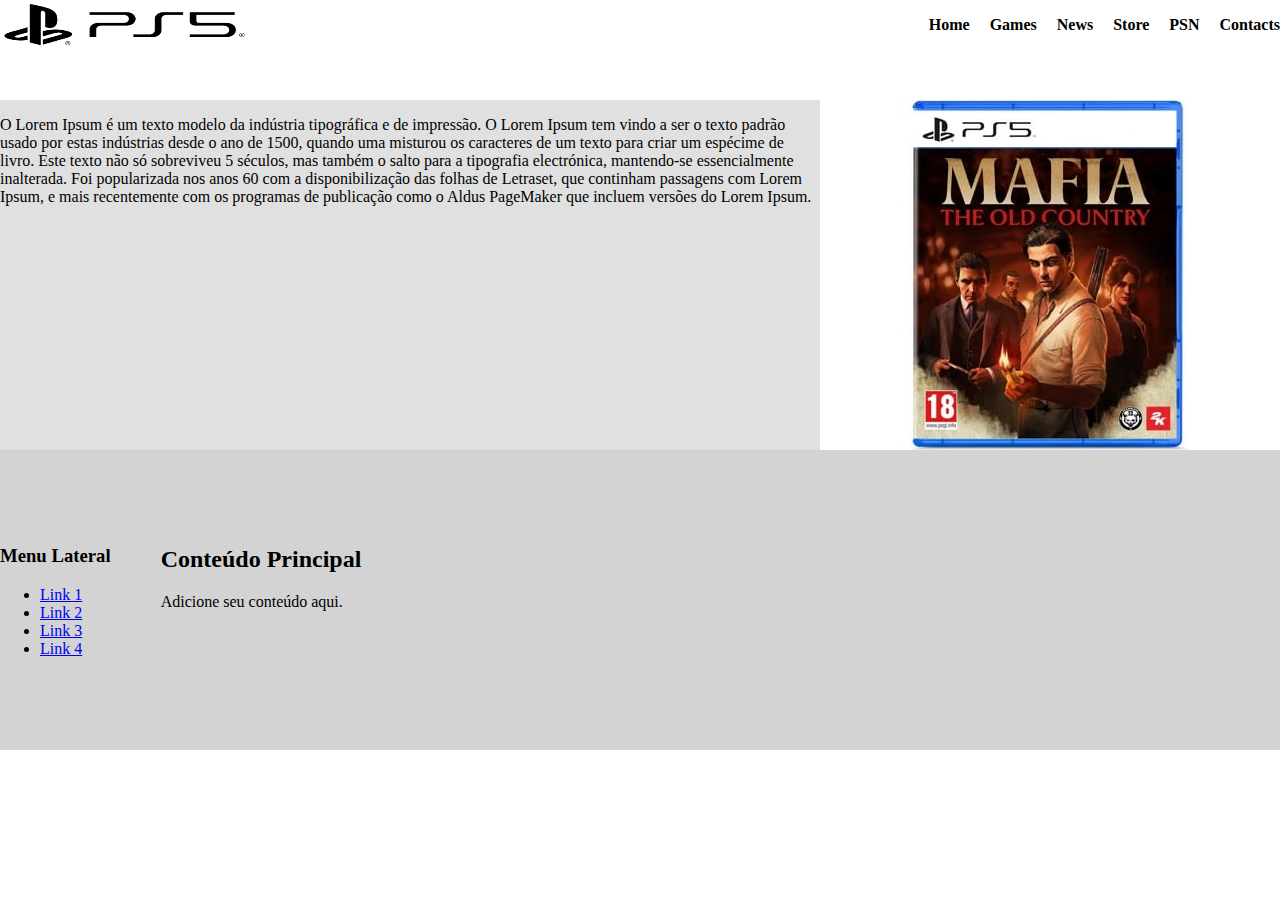
<file: Aula_06/index.html>
<!DOCTYPE html>
<html lang="en">
  <head>
    <meta charset="UTF-8" />
    <meta name="viewport" content="width=device-width, initial-scale=1.0" />
    <title>Desafios de Layout</title>
    <link rel="stylesheet" href="style.css" />
  </head>
  <body class="layout">
    <nav class="navbar">
      <img class="logo" src="images/logo.png" alt="Logotipo" />
      <ul>
        <li><a href="#">Home</a></li>
        <li><a href="#">Games</a></li>
        <li><a href="#">News</a></li>
        <li><a href="#">Store</a></li>
        <li><a href="#">PSN</a></li>
        <li><a href="#">Contacts</a></li>
      </ul>
    </nav>

    <section class="hero">
      <p>
        O Lorem Ipsum é um texto modelo da indústria tipográfica e de impressão.
        O Lorem Ipsum tem vindo a ser o texto padrão usado por estas indústrias
        desde o ano de 1500, quando uma misturou os caracteres de um texto para
        criar um espécime de livro. Este texto não só sobreviveu 5 séculos, mas
        também o salto para a tipografia electrónica, mantendo-se essencialmente
        inalterada. Foi popularizada nos anos 60 com a disponibilização das
        folhas de Letraset, que continham passagens com Lorem Ipsum, e mais
        recentemente com os programas de publicação como o Aldus PageMaker que
        incluem versões do Lorem Ipsum.
      </p>
      <img src="images/07.jpg" alt="imagem de jogo mafia" />
    </section>

    <div class="container">
        <aside class="sidebar">
            <h3>Menu Lateral</h3>
            <ul>
                <li><a href="#">Link 1</a></li>
                <li><a href="#">Link 2</a></li>
                <li><a href="#">Link 3</a></li>
                <li><a href="#">Link 4</a></li>
            </ul>
        </aside>
        <main class="content">
            <h2>Conteúdo Principal</h2>
            <p>Adicione seu conteúdo aqui.</p>
        </main>
    </div>

  </body>
</html>
</file>
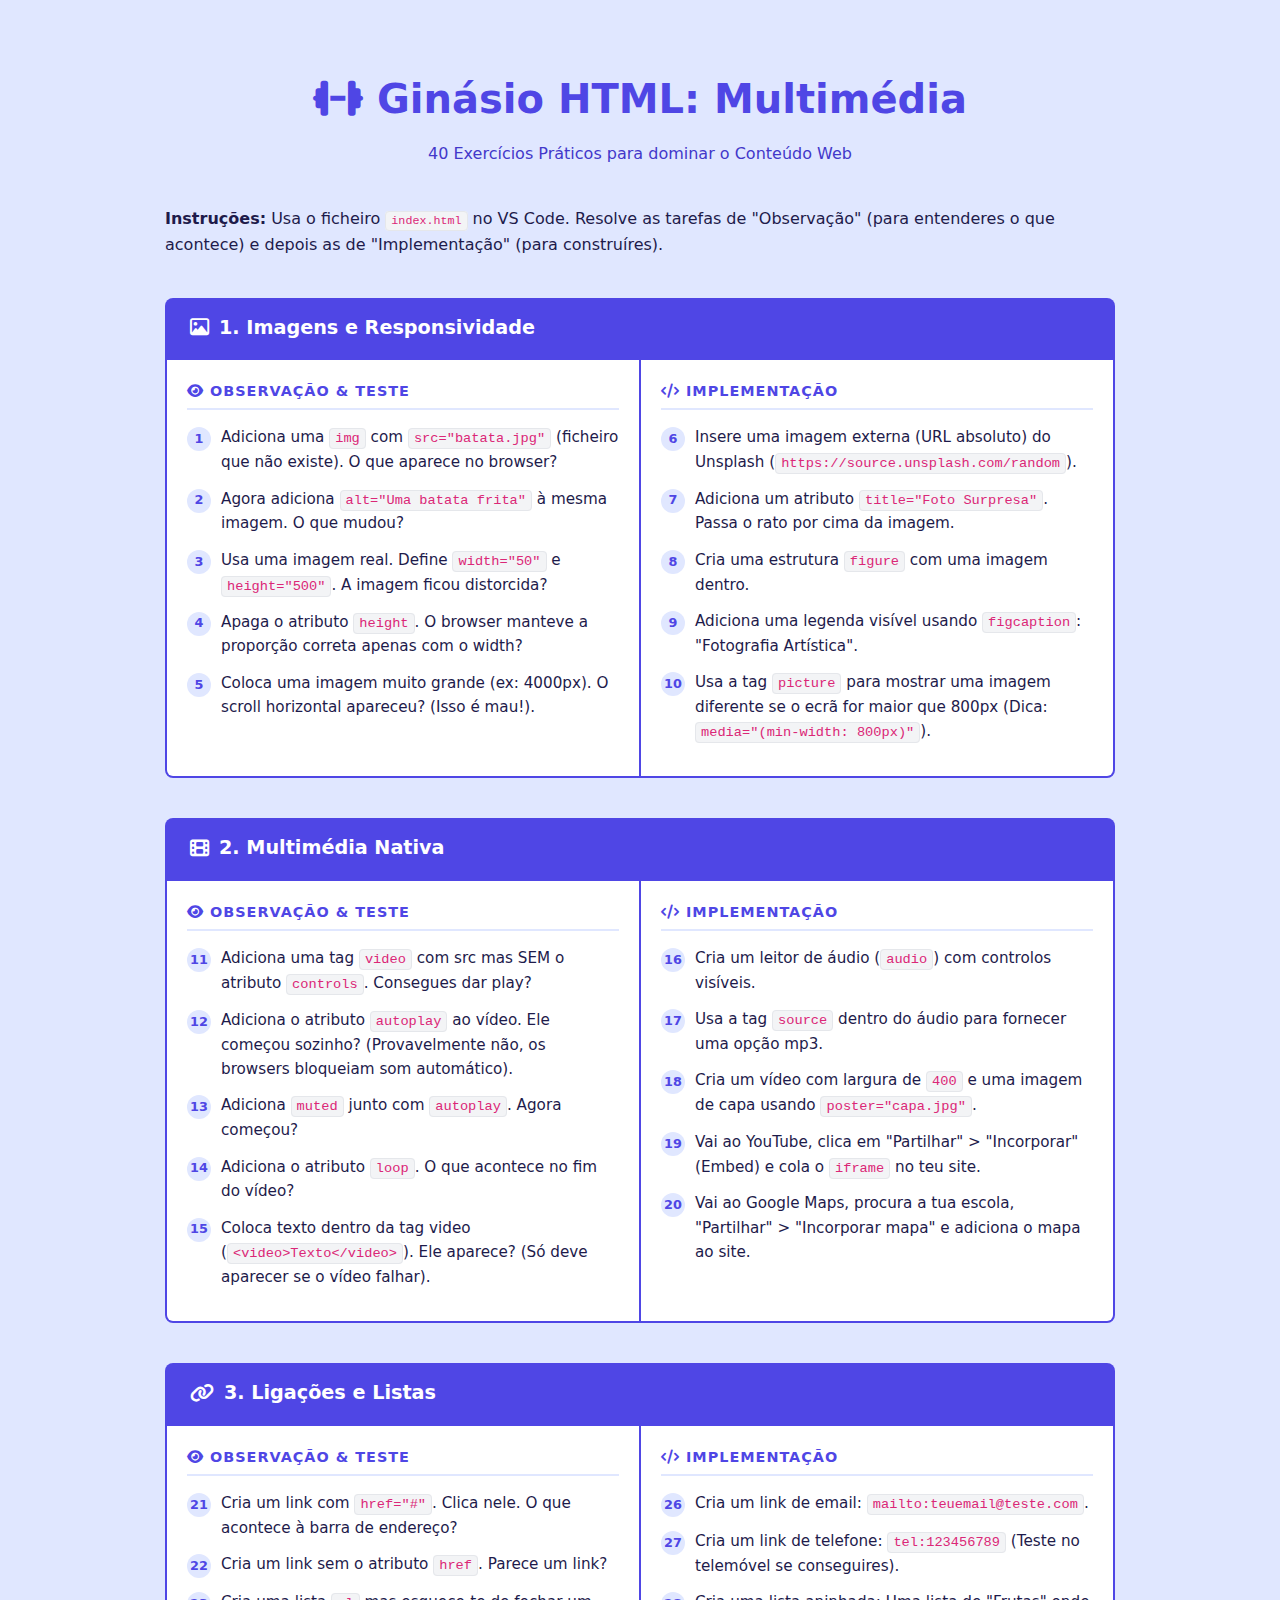
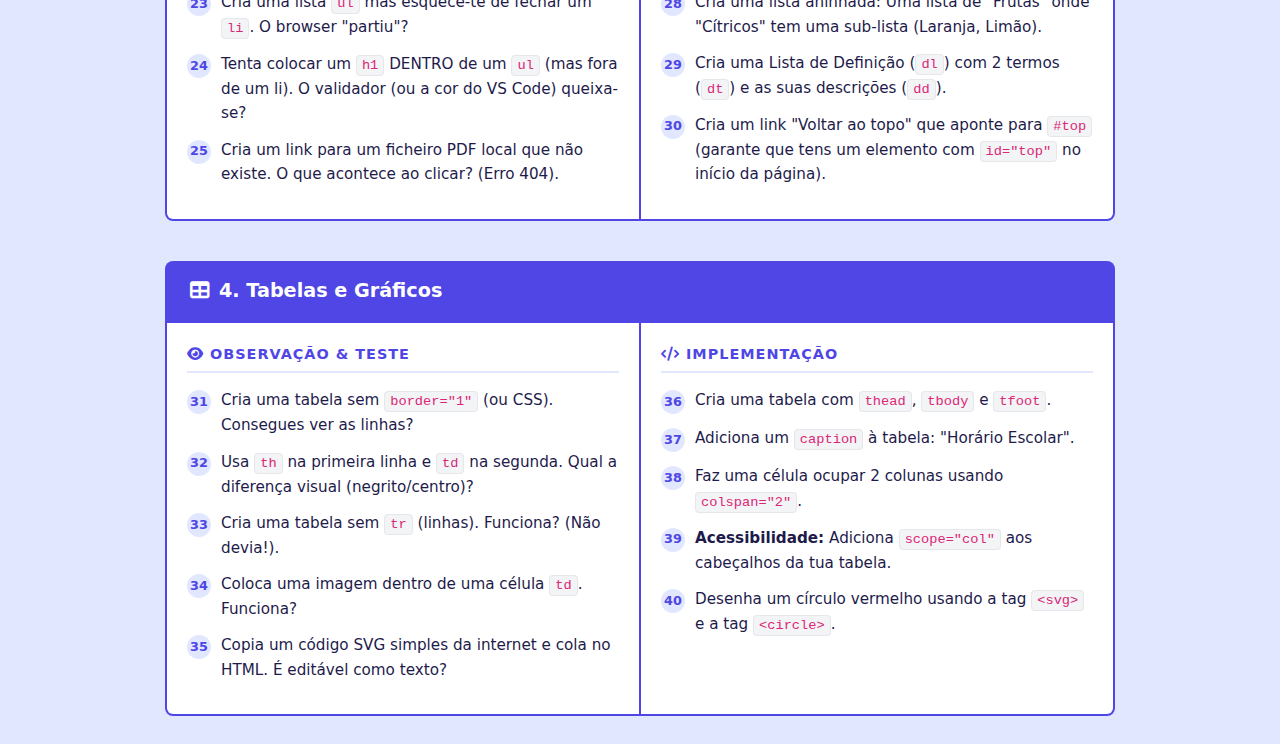
<file: Aula_03/aula3_exe.html>
<!DOCTYPE html>
<html lang="pt-PT">
<head>
    <meta charset="UTF-8">
    <meta name="viewport" content="width=device-width, initial-scale=1.0">
    <title>Ficha Prática - Dia 3</title>
    <link rel="stylesheet" href="https://cdnjs.cloudflare.com/ajax/libs/font-awesome/6.4.0/css/all.min.css">
    <style>
        :root { --primary: #4f46e5; --bg: #e0e7ff; --text: #1e1b4b; --card: #ffffff; }
        body { font-family: 'Segoe UI', system-ui, sans-serif; background: var(--bg); color: var(--text); padding: 40px; max-width: 950px; margin: 0 auto; line-height: 1.6; }
        
        h1 { color: var(--primary); text-align: center; font-size: 2.5rem; margin-bottom: 10px; }
        .subtitle { text-align: center; margin-bottom: 40px; color: #4338ca; }
        
        .section-header { 
            background: var(--primary); color: white; padding: 15px 25px; 
            border-radius: 8px 8px 0 0; margin-top: 40px; font-weight: bold; font-size: 1.2rem;
            display: flex; align-items: center; gap: 10px;
        }
        
        .grid { display: grid; grid-template-columns: 1fr 1fr; gap: 2px; background: var(--primary); border: 2px solid var(--primary); border-radius: 0 0 8px 8px; overflow: hidden; }
        
        .task-col { background: var(--card); padding: 20px; }
        .col-title { font-weight: bold; color: var(--primary); text-transform: uppercase; letter-spacing: 1px; font-size: 0.9rem; margin-bottom: 15px; border-bottom: 2px solid #e0e7ff; padding-bottom: 5px; }
        
        .task { display: flex; gap: 10px; margin-bottom: 12px; font-size: 0.95rem; }
        .task-num { 
            background: #e0e7ff; color: var(--primary); font-weight: bold; 
            width: 24px; height: 24px; border-radius: 50%; 
            display: flex; align-items: center; justify-content: center; font-size: 0.8rem; flex-shrink: 0;
            margin-top: 2px;
        }
        
        code { background: #f3f4f6; color: #db2777; padding: 2px 5px; border-radius: 4px; font-family: monospace; border: 1px solid #e5e7eb; font-size: 0.9em; }
        
        .checkbox { margin-top: 5px; cursor: pointer; accent-color: var(--primary); }
        
        .warning { background: #fee2e2; color: #991b1b; padding: 10px; border-radius: 6px; margin-top: 10px; font-size: 0.9rem; border: 1px solid #fecaca; }
    </style>
</head>
<body>

    <h1><i class="fa-solid fa-dumbbell"></i> Ginásio HTML: Multimédia</h1>
    <div class="subtitle">40 Exercícios Práticos para dominar o Conteúdo Web</div>

    <p><strong>Instruções:</strong> Usa o ficheiro <code>index.html</code> no VS Code. Resolve as tarefas de "Observação" (para entenderes o que acontece) e depois as de "Implementação" (para construíres).</p>

    <!-- SECÇÃO 1: IMAGENS -->
    <div class="section-header"><i class="fa-regular fa-image"></i> 1. Imagens e Responsividade</div>
    <div class="grid">
        <div class="task-col">
            <div class="col-title"><i class="fa-solid fa-eye"></i> Observação & Teste</div>
            
            <div class="task"><div class="task-num">1</div><div>Adiciona uma <code>img</code> com <code>src="batata.jpg"</code> (ficheiro que não existe). O que aparece no browser?</div></div>
            <div class="task"><div class="task-num">2</div><div>Agora adiciona <code>alt="Uma batata frita"</code> à mesma imagem. O que mudou?</div></div>
            <div class="task"><div class="task-num">3</div><div>Usa uma imagem real. Define <code>width="50"</code> e <code>height="500"</code>. A imagem ficou distorcida?</div></div>
            <div class="task"><div class="task-num">4</div><div>Apaga o atributo <code>height</code>. O browser manteve a proporção correta apenas com o width?</div></div>
            <div class="task"><div class="task-num">5</div><div>Coloca uma imagem muito grande (ex: 4000px). O scroll horizontal apareceu? (Isso é mau!).</div></div>
        </div>
        <div class="task-col">
            <div class="col-title"><i class="fa-solid fa-code"></i> Implementação</div>
            
            <div class="task"><div class="task-num">6</div><div>Insere uma imagem externa (URL absoluto) do Unsplash (<code>https://source.unsplash.com/random</code>).</div></div>
            <div class="task"><div class="task-num">7</div><div>Adiciona um atributo <code>title="Foto Surpresa"</code>. Passa o rato por cima da imagem.</div></div>
            <div class="task"><div class="task-num">8</div><div>Cria uma estrutura <code>figure</code> com uma imagem dentro.</div></div>
            <div class="task"><div class="task-num">9</div><div>Adiciona uma legenda visível usando <code>figcaption</code>: "Fotografia Artística".</div></div>
            <div class="task"><div class="task-num">10</div><div>Usa a tag <code>picture</code> para mostrar uma imagem diferente se o ecrã for maior que 800px (Dica: <code>media="(min-width: 800px)"</code>).</div></div>
        </div>
    </div>

    <!-- SECÇÃO 2: ÁUDIO E VÍDEO -->
    <div class="section-header"><i class="fa-solid fa-film"></i> 2. Multimédia Nativa</div>
    <div class="grid">
        <div class="task-col">
            <div class="col-title"><i class="fa-solid fa-eye"></i> Observação & Teste</div>
            
            <div class="task"><div class="task-num">11</div><div>Adiciona uma tag <code>video</code> com src mas SEM o atributo <code>controls</code>. Consegues dar play?</div></div>
            <div class="task"><div class="task-num">12</div><div>Adiciona o atributo <code>autoplay</code> ao vídeo. Ele começou sozinho? (Provavelmente não, os browsers bloqueiam som automático).</div></div>
            <div class="task"><div class="task-num">13</div><div>Adiciona <code>muted</code> junto com <code>autoplay</code>. Agora começou?</div></div>
            <div class="task"><div class="task-num">14</div><div>Adiciona o atributo <code>loop</code>. O que acontece no fim do vídeo?</div></div>
            <div class="task"><div class="task-num">15</div><div>Coloca texto dentro da tag video (<code>&lt;video&gt;Texto&lt;/video&gt;</code>). Ele aparece? (Só deve aparecer se o vídeo falhar).</div></div>
        </div>
        <div class="task-col">
            <div class="col-title"><i class="fa-solid fa-code"></i> Implementação</div>
            
            <div class="task"><div class="task-num">16</div><div>Cria um leitor de áudio (<code>audio</code>) com controlos visíveis.</div></div>
            <div class="task"><div class="task-num">17</div><div>Usa a tag <code>source</code> dentro do áudio para fornecer uma opção mp3.</div></div>
            <div class="task"><div class="task-num">18</div><div>Cria um vídeo com largura de <code>400</code> e uma imagem de capa usando <code>poster="capa.jpg"</code>.</div></div>
            <div class="task"><div class="task-num">19</div><div>Vai ao YouTube, clica em "Partilhar" > "Incorporar" (Embed) e cola o <code>iframe</code> no teu site.</div></div>
            <div class="task"><div class="task-num">20</div><div>Vai ao Google Maps, procura a tua escola, "Partilhar" > "Incorporar mapa" e adiciona o mapa ao site.</div></div>
        </div>
    </div>

    <!-- SECÇÃO 3: LINKS E LISTAS -->
    <div class="section-header"><i class="fa-solid fa-link"></i> 3. Ligações e Listas</div>
    <div class="grid">
        <div class="task-col">
            <div class="col-title"><i class="fa-solid fa-eye"></i> Observação & Teste</div>
            
            <div class="task"><div class="task-num">21</div><div>Cria um link com <code>href="#"</code>. Clica nele. O que acontece à barra de endereço?</div></div>
            <div class="task"><div class="task-num">22</div><div>Cria um link sem o atributo <code>href</code>. Parece um link?</div></div>
            <div class="task"><div class="task-num">23</div><div>Cria uma lista <code>ul</code> mas esquece-te de fechar um <code>li</code>. O browser "partiu"?</div></div>
            <div class="task"><div class="task-num">24</div><div>Tenta colocar um <code>h1</code> DENTRO de um <code>ul</code> (mas fora de um li). O validador (ou a cor do VS Code) queixa-se?</div></div>
            <div class="task"><div class="task-num">25</div><div>Cria um link para um ficheiro PDF local que não existe. O que acontece ao clicar? (Erro 404).</div></div>
        </div>
        <div class="task-col">
            <div class="col-title"><i class="fa-solid fa-code"></i> Implementação</div>
            
            <div class="task"><div class="task-num">26</div><div>Cria um link de email: <code>mailto:teuemail@teste.com</code>.</div></div>
            <div class="task"><div class="task-num">27</div><div>Cria um link de telefone: <code>tel:123456789</code> (Teste no telemóvel se conseguires).</div></div>
            <div class="task"><div class="task-num">28</div><div>Cria uma lista aninhada: Uma lista de "Frutas" onde "Cítricos" tem uma sub-lista (Laranja, Limão).</div></div>
            <div class="task"><div class="task-num">29</div><div>Cria uma Lista de Definição (<code>dl</code>) com 2 termos (<code>dt</code>) e as suas descrições (<code>dd</code>).</div></div>
            <div class="task"><div class="task-num">30</div><div>Cria um link "Voltar ao topo" que aponte para <code>#top</code> (garante que tens um elemento com <code>id="top"</code> no início da página).</div></div>
        </div>
    </div>

    <!-- SECÇÃO 4: TABELAS E SVG -->
    <div class="section-header"><i class="fa-solid fa-table"></i> 4. Tabelas e Gráficos</div>
    <div class="grid">
        <div class="task-col">
            <div class="col-title"><i class="fa-solid fa-eye"></i> Observação & Teste</div>
            
            <div class="task"><div class="task-num">31</div><div>Cria uma tabela sem <code>border="1"</code> (ou CSS). Consegues ver as linhas?</div></div>
            <div class="task"><div class="task-num">32</div><div>Usa <code>th</code> na primeira linha e <code>td</code> na segunda. Qual a diferença visual (negrito/centro)?</div></div>
            <div class="task"><div class="task-num">33</div><div>Cria uma tabela sem <code>tr</code> (linhas). Funciona? (Não devia!).</div></div>
            <div class="task"><div class="task-num">34</div><div>Coloca uma imagem dentro de uma célula <code>td</code>. Funciona?</div></div>
            <div class="task"><div class="task-num">35</div><div>Copia um código SVG simples da internet e cola no HTML. É editável como texto?</div></div>
        </div>
        <div class="task-col">
            <div class="col-title"><i class="fa-solid fa-code"></i> Implementação</div>
            
            <div class="task"><div class="task-num">36</div><div>Cria uma tabela com <code>thead</code>, <code>tbody</code> e <code>tfoot</code>.</div></div>
            <div class="task"><div class="task-num">37</div><div>Adiciona um <code>caption</code> à tabela: "Horário Escolar".</div></div>
            <div class="task"><div class="task-num">38</div><div>Faz uma célula ocupar 2 colunas usando <code>colspan="2"</code>.</div></div>
            <div class="task"><div class="task-num">39</div><div><strong>Acessibilidade:</strong> Adiciona <code>scope="col"</code> aos cabeçalhos da tua tabela.</div></div>
            <div class="task"><div class="task-num">40</div><div>Desenha um círculo vermelho usando a tag <code>&lt;svg&gt;</code> e a tag <code>&lt;circle&gt;</code>.</div></div>
        </div>
    </div>

</body>
</html>
</file>
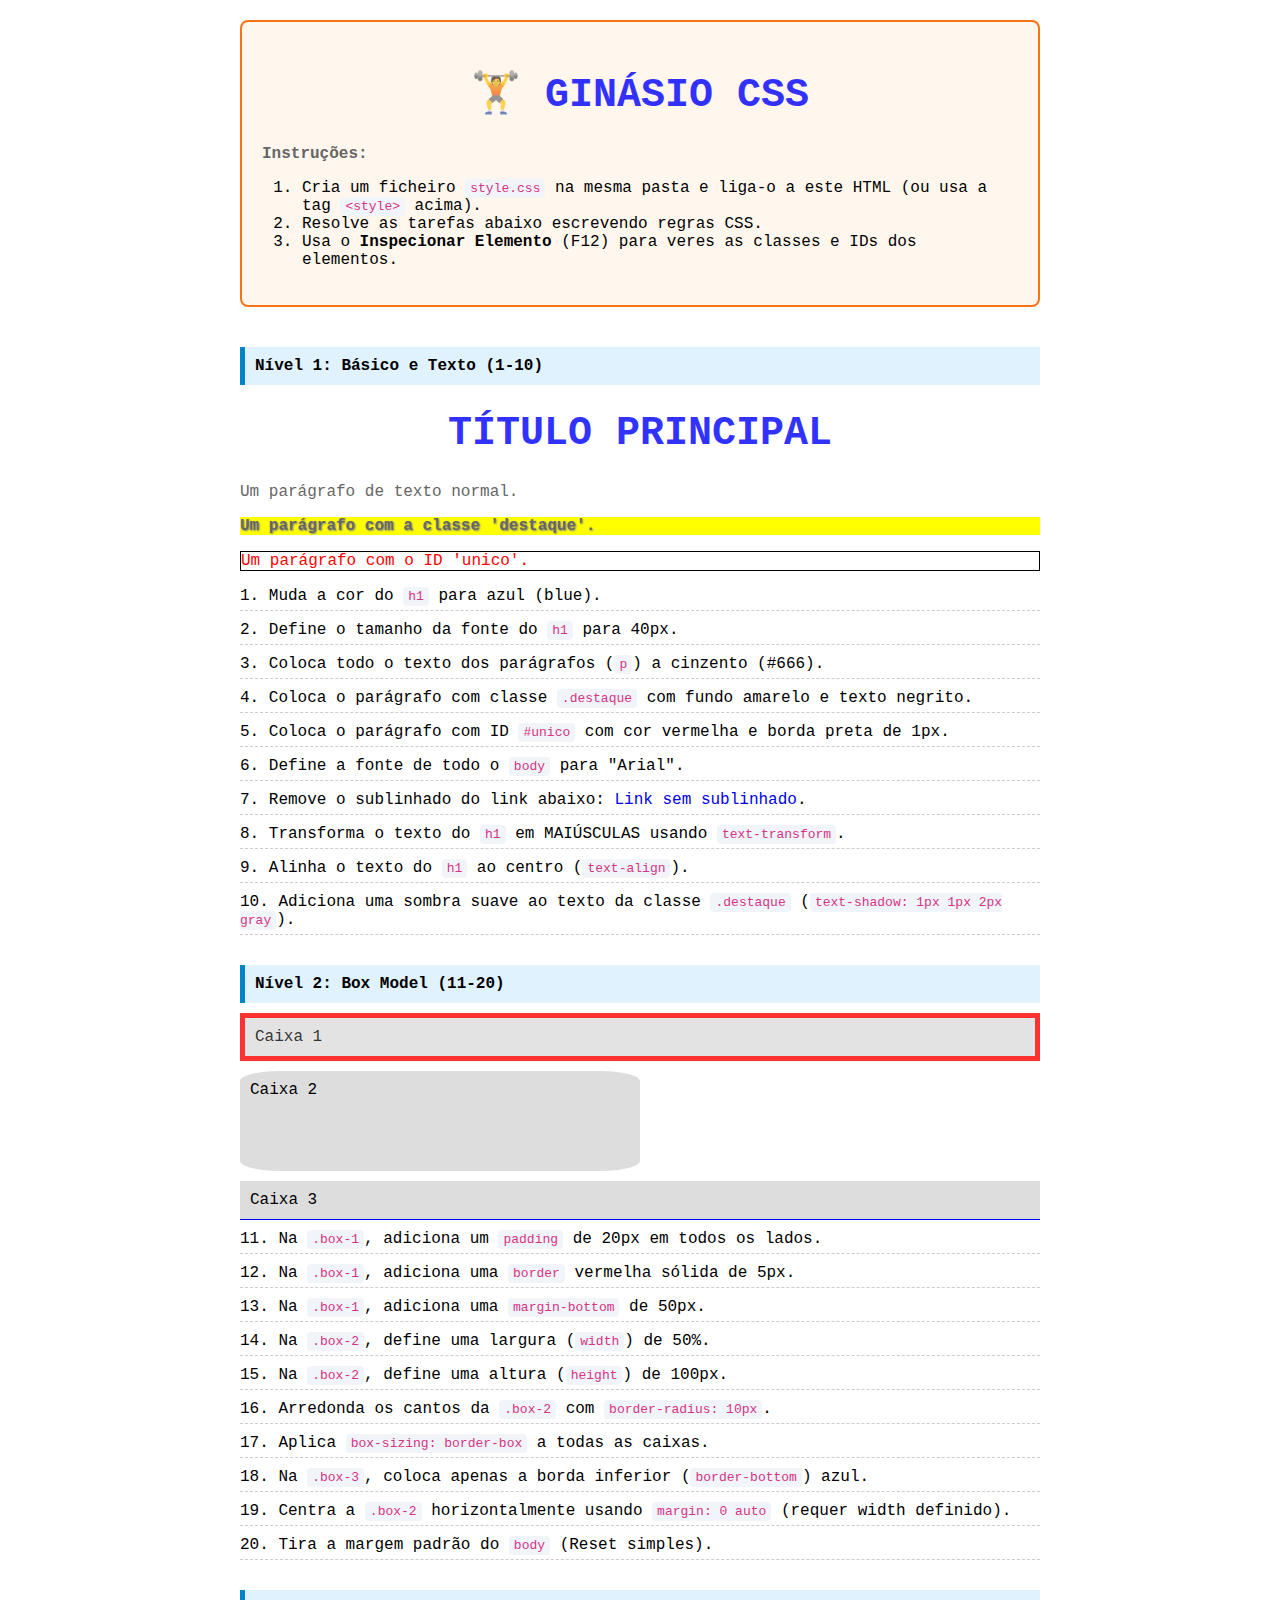
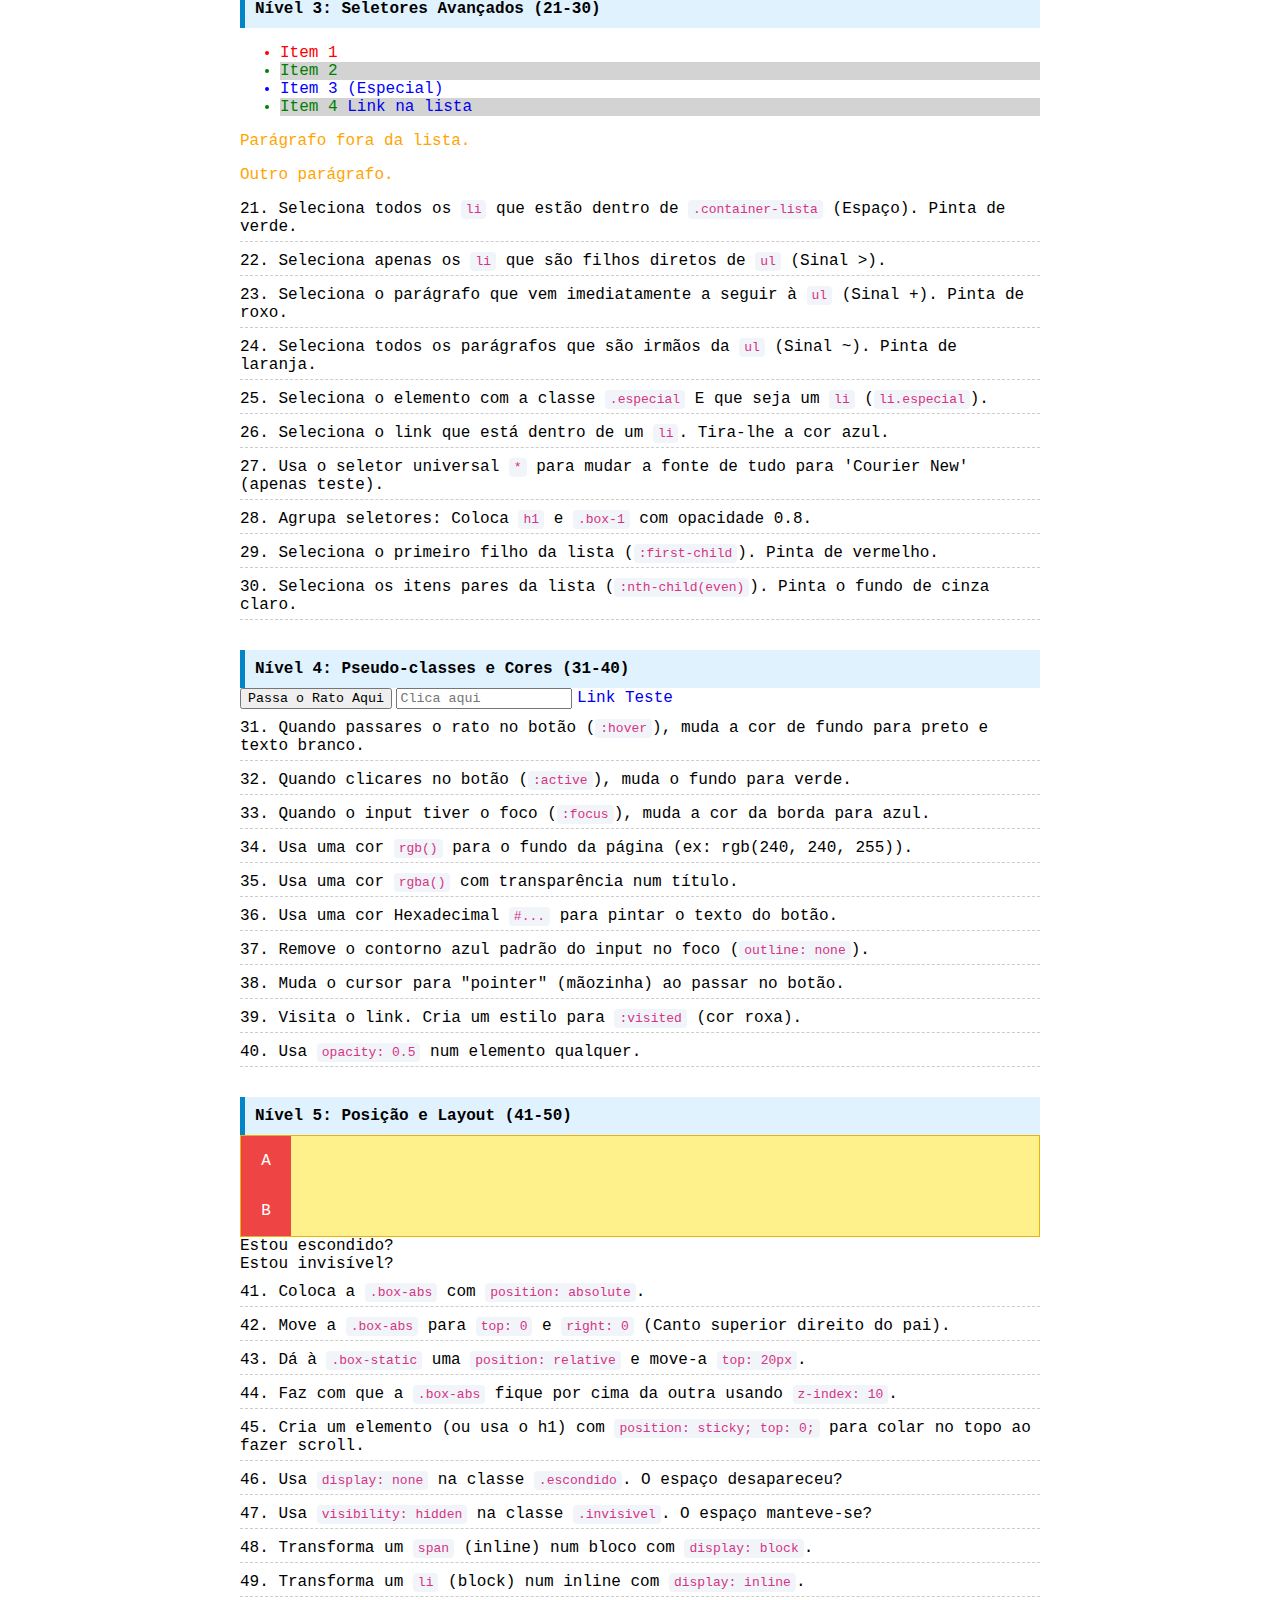
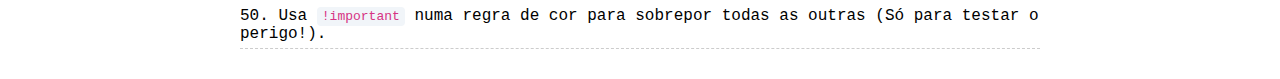
<file: Aula_05/aula5_exe.html>
<!DOCTYPE html>
<html lang="pt-PT">
<head>
    <meta charset="UTF-8">
    <meta name="viewport" content="width=device-width, initial-scale=1.0">
    <title>Ginásio CSS: 50 Exercícios</title>
   <link rel="stylesheet" href="style.css">
    
    <!-- Estilos apenas para a Ficha (Ignorar) -->
    <style>
        body { font-family: sans-serif; padding: 20px; max-width: 800px; margin: 0 auto; }
        .instructions { background: #fff7ed; border: 2px solid #f97316; padding: 20px; border-radius: 8px; margin-bottom: 40px; }
        .level-title { background: #e0f2fe; padding: 10px; font-weight: bold; margin-top: 30px; border-left: 5px solid #0284c7; }
        .task { margin: 10px 0; border-bottom: 1px dashed #ccc; padding-bottom: 5px; }
        code { background: #f1f5f9; color: #d63384; padding: 2px 5px; border-radius: 4px; font-family: monospace; }
        /* Classes para teste */
        .caixa { background: #ddd; padding: 10px; margin: 10px 0; }
        .pai { background: #e2e8f0; padding: 20px; border: 1px solid #94a3b8; }
        .filho { background: #3b82f6; color: white; padding: 10px; margin: 5px; }
        .absoluto-container { position: relative; height: 100px; background: #fef08a; border: 1px solid #eab308; }
        .item-abs { width: 50px; height: 50px; background: #ef4444; color: white; display: flex; align-items: center; justify-content: center; }
    </style>
</head>
<body>

    <div class="instructions">
        <h1>🏋️ Ginásio CSS</h1>
        <p><strong>Instruções:</strong></p>
        <ol>
            <li>Cria um ficheiro <code>style.css</code> na mesma pasta e liga-o a este HTML (ou usa a tag <code>&lt;style&gt;</code> acima).</li>
            <li>Resolve as tarefas abaixo escrevendo regras CSS.</li>
            <li>Usa o <strong>Inspecionar Elemento</strong> (F12) para veres as classes e IDs dos elementos.</li>
        </ol>
    </div>

    <!-- NÍVEL 1: SINTAXE E TEXTO -->
    <div class="level-title">Nível 1: Básico e Texto (1-10)</div>
    
    <h1 id="titulo-principal">Título Principal</h1>
    <p>Um parágrafo de texto normal.</p>
    <p class="destaque">Um parágrafo com a classe 'destaque'.</p>
    <p id="unico">Um parágrafo com o ID 'unico'.</p>
    
    <div class="task">1. Muda a cor do <code>h1</code> para azul (blue).</div>
    <div class="task">2. Define o tamanho da fonte do <code>h1</code> para 40px.</div>
    <div class="task">3. Coloca todo o texto dos parágrafos (<code>p</code>) a cinzento (#666).</div>
    <div class="task">4. Coloca o parágrafo com classe <code>.destaque</code> com fundo amarelo e texto negrito.</div>
    <div class="task">5. Coloca o parágrafo com ID <code>#unico</code> com cor vermelha e borda preta de 1px.</div>
    <div class="task">6. Define a fonte de todo o <code>body</code> para "Arial".</div>
    <div class="task">7. Remove o sublinhado do link abaixo: <a href="#" class="link-simples">Link sem sublinhado</a>.</div>
    <div class="task">8. Transforma o texto do <code>h1</code> em MAIÚSCULAS usando <code>text-transform</code>.</div>
    <div class="task">9. Alinha o texto do <code>h1</code> ao centro (<code>text-align</code>).</div>
    <div class="task">10. Adiciona uma sombra suave ao texto da classe <code>.destaque</code> (<code>text-shadow: 1px 1px 2px gray</code>).</div>

    <!-- NÍVEL 2: BOX MODEL -->
    <div class="level-title">Nível 2: Box Model (11-20)</div>

    <div class="caixa box-1">Caixa 1</div>
    <div class="caixa box-2">Caixa 2</div>
    <div class="caixa box-3">Caixa 3</div>

    <div class="task">11. Na <code>.box-1</code>, adiciona um <code>padding</code> de 20px em todos os lados.</div>
    <div class="task">12. Na <code>.box-1</code>, adiciona uma <code>border</code> vermelha sólida de 5px.</div>
    <div class="task">13. Na <code>.box-1</code>, adiciona uma <code>margin-bottom</code> de 50px.</div>
    <div class="task">14. Na <code>.box-2</code>, define uma largura (<code>width</code>) de 50%.</div>
    <div class="task">15. Na <code>.box-2</code>, define uma altura (<code>height</code>) de 100px.</div>
    <div class="task">16. Arredonda os cantos da <code>.box-2</code> com <code>border-radius: 10px</code>.</div>
    <div class="task">17. Aplica <code>box-sizing: border-box</code> a todas as caixas.</div>
    <div class="task">18. Na <code>.box-3</code>, coloca apenas a borda inferior (<code>border-bottom</code>) azul.</div>
    <div class="task">19. Centra a <code>.box-2</code> horizontalmente usando <code>margin: 0 auto</code> (requer width definido).</div>
    <div class="task">20. Tira a margem padrão do <code>body</code> (Reset simples).</div>

    <!-- NÍVEL 3: COMBINADORES E HIERARQUIA -->
    <div class="level-title">Nível 3: Seletores Avançados (21-30)</div>

    <div class="container-lista">
        <ul>
            <li>Item 1</li>
            <li>Item 2</li>
            <li class="especial">Item 3 (Especial)</li>
            <li>Item 4 <a href="#">Link na lista</a></li>
        </ul>
        <p>Parágrafo fora da lista.</p>
        <p>Outro parágrafo.</p>
    </div>

    <div class="task">21. Seleciona todos os <code>li</code> que estão dentro de <code>.container-lista</code> (Espaço). Pinta de verde.</div>
    <div class="task">22. Seleciona apenas os <code>li</code> que são filhos diretos de <code>ul</code> (Sinal >).</div>
    <div class="task">23. Seleciona o parágrafo que vem imediatamente a seguir à <code>ul</code> (Sinal +). Pinta de roxo.</div>
    <div class="task">24. Seleciona todos os parágrafos que são irmãos da <code>ul</code> (Sinal ~). Pinta de laranja.</div>
    <div class="task">25. Seleciona o elemento com a classe <code>.especial</code> E que seja um <code>li</code> (<code>li.especial</code>).</div>
    <div class="task">26. Seleciona o link que está dentro de um <code>li</code>. Tira-lhe a cor azul.</div>
    <div class="task">27. Usa o seletor universal <code>*</code> para mudar a fonte de tudo para 'Courier New' (apenas teste).</div>
    <div class="task">28. Agrupa seletores: Coloca <code>h1</code> e <code>.box-1</code> com opacidade 0.8.</div>
    <div class="task">29. Seleciona o primeiro filho da lista (<code>:first-child</code>). Pinta de vermelho.</div>
    <div class="task">30. Seleciona os itens pares da lista (<code>:nth-child(even)</code>). Pinta o fundo de cinza claro.</div>

    <!-- NÍVEL 4: ESTADOS E CORES -->
    <div class="level-title">Nível 4: Pseudo-classes e Cores (31-40)</div>

    <button class="btn-teste">Passa o Rato Aqui</button>
    <input type="text" class="input-teste" placeholder="Clica aqui">
    <a href="#" class="link-visitado">Link Teste</a>

    <div class="task">31. Quando passares o rato no botão (<code>:hover</code>), muda a cor de fundo para preto e texto branco.</div>
    <div class="task">32. Quando clicares no botão (<code>:active</code>), muda o fundo para verde.</div>
    <div class="task">33. Quando o input tiver o foco (<code>:focus</code>), muda a cor da borda para azul.</div>
    <div class="task">34. Usa uma cor <code>rgb()</code> para o fundo da página (ex: rgb(240, 240, 255)).</div>
    <div class="task">35. Usa uma cor <code>rgba()</code> com transparência num título.</div>
    <div class="task">36. Usa uma cor Hexadecimal <code>#...</code> para pintar o texto do botão.</div>
    <div class="task">37. Remove o contorno azul padrão do input no foco (<code>outline: none</code>).</div>
    <div class="task">38. Muda o cursor para "pointer" (mãozinha) ao passar no botão.</div>
    <div class="task">39. Visita o link. Cria um estilo para <code>:visited</code> (cor roxa).</div>
    <div class="task">40. Usa <code>opacity: 0.5</code> num elemento qualquer.</div>

    <!-- NÍVEL 5: POSICIONAMENTO E VISIBILIDADE -->
    <div class="level-title">Nível 5: Posição e Layout (41-50)</div>

    <div class="absoluto-container">
        <div class="item-abs box-abs">A</div>
        <div class="item-abs box-static">B</div>
    </div>
    <div class="escondido">Estou escondido?</div>
    <div class="invisivel">Estou invisível?</div>

    <div class="task">41. Coloca a <code>.box-abs</code> com <code>position: absolute</code>.</div>
    <div class="task">42. Move a <code>.box-abs</code> para <code>top: 0</code> e <code>right: 0</code> (Canto superior direito do pai).</div>
    <div class="task">43. Dá à <code>.box-static</code> uma <code>position: relative</code> e move-a <code>top: 20px</code>.</div>
    <div class="task">44. Faz com que a <code>.box-abs</code> fique por cima da outra usando <code>z-index: 10</code>.</div>
    <div class="task">45. Cria um elemento (ou usa o h1) com <code>position: sticky; top: 0;</code> para colar no topo ao fazer scroll.</div>
    <div class="task">46. Usa <code>display: none</code> na classe <code>.escondido</code>. O espaço desapareceu?</div>
    <div class="task">47. Usa <code>visibility: hidden</code> na classe <code>.invisivel</code>. O espaço manteve-se?</div>
    <div class="task">48. Transforma um <code>span</code> (inline) num bloco com <code>display: block</code>.</div>
    <div class="task">49. Transforma um <code>li</code> (block) num inline com <code>display: inline</code>.</div>
    <div class="task">50. Usa <code>!important</code> numa regra de cor para sobrepor todas as outras (Só para testar o perigo!).</div>

</body>
</html>
</file>
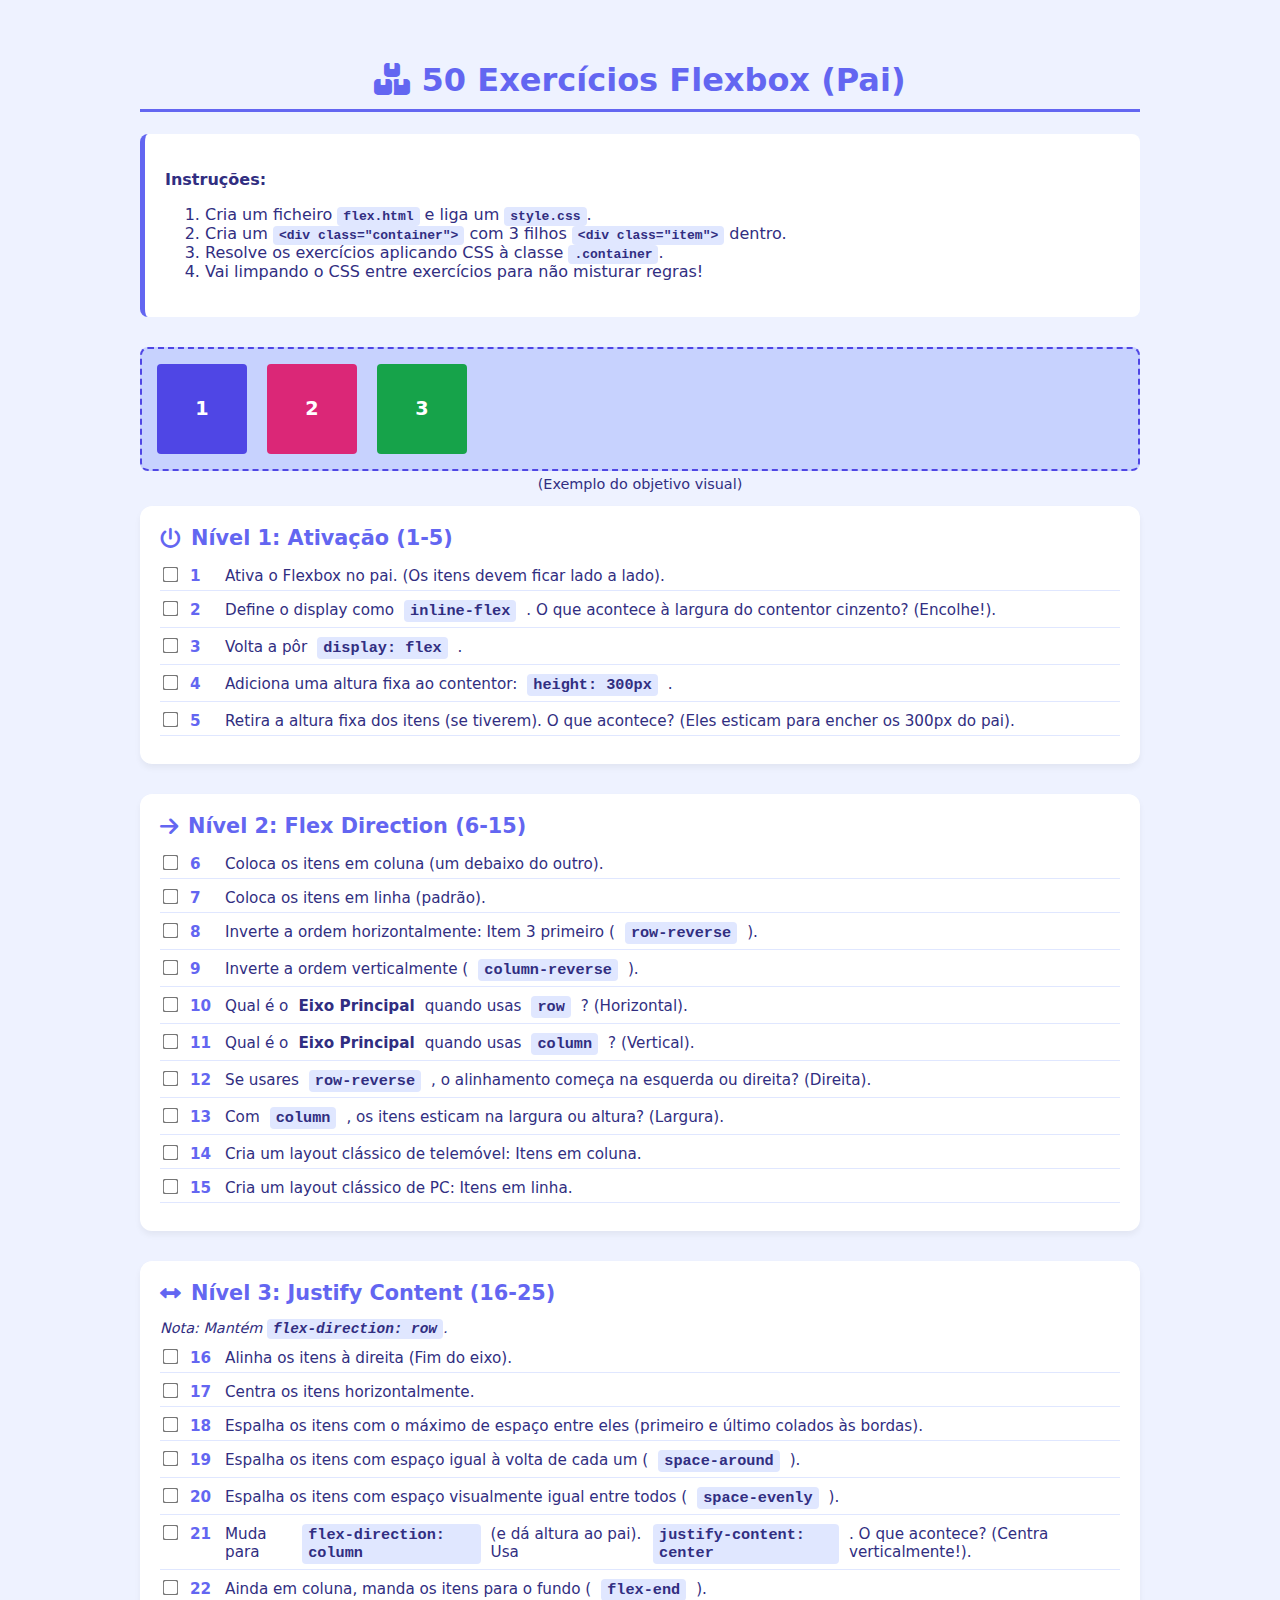
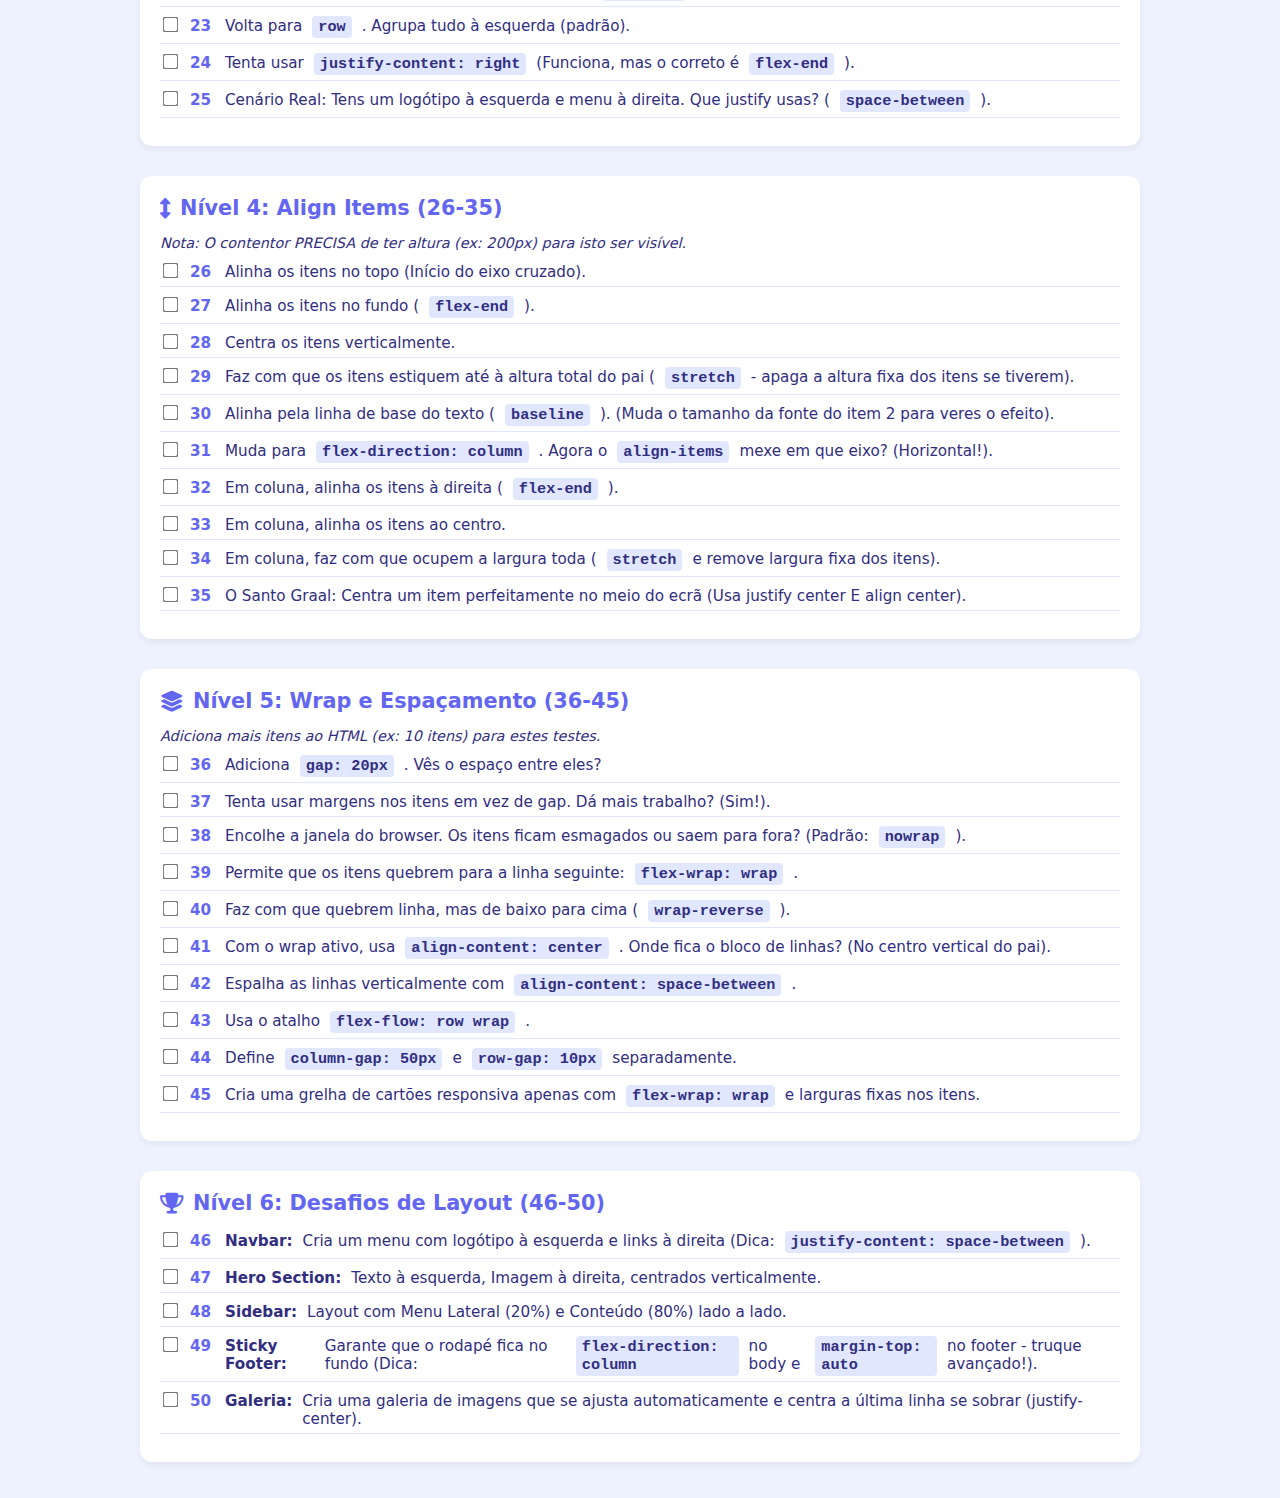
<file: Aula_06/aula6_exe.html>
<!DOCTYPE html>
<html lang="pt-PT">
<head>
    <meta charset="UTF-8">
    <title>Ginásio Flexbox: O Contentor</title>
    <link rel="stylesheet" href="https://cdnjs.cloudflare.com/ajax/libs/font-awesome/6.4.0/css/all.min.css">
    <style>
        :root { --primary: #6366f1; --bg: #eef2ff; --text: #312e81; }
        body { font-family: 'Segoe UI', system-ui, sans-serif; background: var(--bg); color: var(--text); padding: 40px; max-width: 1000px; margin: 0 auto; }
        
        h1 { text-align: center; color: var(--primary); border-bottom: 3px solid var(--primary); padding-bottom: 10px; }
        .intro { background: white; padding: 20px; border-radius: 8px; margin-bottom: 30px; border-left: 5px solid var(--primary); }
        
        /* Estilos para os Exercícios Visuais */
        .container {
            background-color: #c7d2fe;
            border: 2px dashed #4f46e5;
            padding: 10px;
            margin: 10px 0 20px 0;
            border-radius: 8px;
            min-height: 100px;
            /* O ALUNO VAI ESCREVER CSS PARA ESTA CLASSE .container NO VS CODE */
        }

        .item {
            background-color: #4f46e5;
            color: white;
            padding: 15px;
            margin: 5px;
            border-radius: 4px;
            font-weight: bold;
            font-size: 1.2rem;
            text-align: center;
            width: 60px; /* Largura fixa para testes */
            height: 60px; /* Altura fixa para testes */
            display: flex; align-items: center; justify-content: center;
        }

        .item:nth-child(2) { background-color: #db2777; } /* Rosa */
        .item:nth-child(3) { background-color: #16a34a; } /* Verde */
        
        .task-group { background: white; padding: 20px; border-radius: 12px; margin-bottom: 30px; box-shadow: 0 4px 6px rgba(0,0,0,0.05); }
        .group-title { font-size: 1.3rem; font-weight: bold; color: var(--primary); margin-bottom: 15px; display: flex; align-items: center; gap: 10px; }
        
        .task { display: flex; gap: 10px; margin-bottom: 8px; align-items: baseline; font-size: 0.95rem; border-bottom: 1px solid #e0e7ff; padding-bottom: 5px; }
        .num { font-weight: bold; color: var(--primary); min-width: 25px; }
        code { background: #e0e7ff; color: #312e81; padding: 2px 6px; border-radius: 4px; font-family: monospace; font-weight: bold; }
        .checkbox { cursor: pointer; transform: scale(1.2); }
    </style>
</head>
<body>

    <h1><i class="fa-solid fa-boxes-stacked"></i> 50 Exercícios Flexbox (Pai)</h1>
    
    <div class="intro">
        <p><strong>Instruções:</strong></p>
        <ol>
            <li>Cria um ficheiro <code>flex.html</code> e liga um <code>style.css</code>.</li>
            <li>Cria um <code>&lt;div class="container"&gt;</code> com 3 filhos <code>&lt;div class="item"&gt;</code> dentro.</li>
            <li>Resolve os exercícios aplicando CSS à classe <code>.container</code>.</li>
            <li>Vai limpando o CSS entre exercícios para não misturar regras!</li>
        </ol>
    </div>

    <!-- EXEMPLO VISUAL -->
    <div class="container" style="display: flex; gap: 10px;">
        <div class="item">1</div>
        <div class="item">2</div>
        <div class="item">3</div>
    </div>
    <p style="text-align: center; font-size: 0.9rem; margin-top: -15px;">(Exemplo do objetivo visual)</p>

    <!-- NÍVEL 1: ATIVAÇÃO -->
    <div class="task-group">
        <div class="group-title"><i class="fa-solid fa-power-off"></i> Nível 1: Ativação (1-5)</div>
        <div class="task"><input type="checkbox" class="checkbox"><span class="num">1</span> Ativa o Flexbox no pai. (Os itens devem ficar lado a lado).</div>
        <div class="task"><input type="checkbox" class="checkbox"><span class="num">2</span> Define o display como <code>inline-flex</code>. O que acontece à largura do contentor cinzento? (Encolhe!).</div>
        <div class="task"><input type="checkbox" class="checkbox"><span class="num">3</span> Volta a pôr <code>display: flex</code>.</div>
        <div class="task"><input type="checkbox" class="checkbox"><span class="num">4</span> Adiciona uma altura fixa ao contentor: <code>height: 300px</code>.</div>
        <div class="task"><input type="checkbox" class="checkbox"><span class="num">5</span> Retira a altura fixa dos itens (se tiverem). O que acontece? (Eles esticam para encher os 300px do pai).</div>
    </div>

    <!-- NÍVEL 2: DIREÇÃO (Eixo Principal) -->
    <div class="task-group">
        <div class="group-title"><i class="fa-solid fa-arrow-right"></i> Nível 2: Flex Direction (6-15)</div>
        <div class="task"><input type="checkbox" class="checkbox"><span class="num">6</span> Coloca os itens em coluna (um debaixo do outro).</div>
        <div class="task"><input type="checkbox" class="checkbox"><span class="num">7</span> Coloca os itens em linha (padrão).</div>
        <div class="task"><input type="checkbox" class="checkbox"><span class="num">8</span> Inverte a ordem horizontalmente: Item 3 primeiro (<code>row-reverse</code>).</div>
        <div class="task"><input type="checkbox" class="checkbox"><span class="num">9</span> Inverte a ordem verticalmente (<code>column-reverse</code>).</div>
        <div class="task"><input type="checkbox" class="checkbox"><span class="num">10</span> Qual é o <strong>Eixo Principal</strong> quando usas <code>row</code>? (Horizontal).</div>
        <div class="task"><input type="checkbox" class="checkbox"><span class="num">11</span> Qual é o <strong>Eixo Principal</strong> quando usas <code>column</code>? (Vertical).</div>
        <div class="task"><input type="checkbox" class="checkbox"><span class="num">12</span> Se usares <code>row-reverse</code>, o alinhamento começa na esquerda ou direita? (Direita).</div>
        <div class="task"><input type="checkbox" class="checkbox"><span class="num">13</span> Com <code>column</code>, os itens esticam na largura ou altura? (Largura).</div>
        <div class="task"><input type="checkbox" class="checkbox"><span class="num">14</span> Cria um layout clássico de telemóvel: Itens em coluna.</div>
        <div class="task"><input type="checkbox" class="checkbox"><span class="num">15</span> Cria um layout clássico de PC: Itens em linha.</div>
    </div>

    <!-- NÍVEL 3: ALINHAMENTO PRINCIPAL (JUSTIFY) -->
    <div class="task-group">
        <div class="group-title"><i class="fa-solid fa-left-right"></i> Nível 3: Justify Content (16-25)</div>
        <p style="font-size: 0.9rem; margin-bottom: 10px;"><em>Nota: Mantém <code>flex-direction: row</code>.</em></p>
        
        <div class="task"><input type="checkbox" class="checkbox"><span class="num">16</span> Alinha os itens à direita (Fim do eixo).</div>
        <div class="task"><input type="checkbox" class="checkbox"><span class="num">17</span> Centra os itens horizontalmente.</div>
        <div class="task"><input type="checkbox" class="checkbox"><span class="num">18</span> Espalha os itens com o máximo de espaço entre eles (primeiro e último colados às bordas).</div>
        <div class="task"><input type="checkbox" class="checkbox"><span class="num">19</span> Espalha os itens com espaço igual à volta de cada um (<code>space-around</code>).</div>
        <div class="task"><input type="checkbox" class="checkbox"><span class="num">20</span> Espalha os itens com espaço visualmente igual entre todos (<code>space-evenly</code>).</div>
        <div class="task"><input type="checkbox" class="checkbox"><span class="num">21</span> Muda para <code>flex-direction: column</code> (e dá altura ao pai). Usa <code>justify-content: center</code>. O que acontece? (Centra verticalmente!).</div>
        <div class="task"><input type="checkbox" class="checkbox"><span class="num">22</span> Ainda em coluna, manda os itens para o fundo (<code>flex-end</code>).</div>
        <div class="task"><input type="checkbox" class="checkbox"><span class="num">23</span> Volta para <code>row</code>. Agrupa tudo à esquerda (padrão).</div>
        <div class="task"><input type="checkbox" class="checkbox"><span class="num">24</span> Tenta usar <code>justify-content: right</code> (Funciona, mas o correto é <code>flex-end</code>).</div>
        <div class="task"><input type="checkbox" class="checkbox"><span class="num">25</span> Cenário Real: Tens um logótipo à esquerda e menu à direita. Que justify usas? (<code>space-between</code>).</div>
    </div>

    <!-- NÍVEL 4: ALINHAMENTO CRUZADO (ALIGN) -->
    <div class="task-group">
        <div class="group-title"><i class="fa-solid fa-up-down"></i> Nível 4: Align Items (26-35)</div>
        <p style="font-size: 0.9rem; margin-bottom: 10px;"><em>Nota: O contentor PRECISA de ter altura (ex: 200px) para isto ser visível.</em></p>

        <div class="task"><input type="checkbox" class="checkbox"><span class="num">26</span> Alinha os itens no topo (Início do eixo cruzado).</div>
        <div class="task"><input type="checkbox" class="checkbox"><span class="num">27</span> Alinha os itens no fundo (<code>flex-end</code>).</div>
        <div class="task"><input type="checkbox" class="checkbox"><span class="num">28</span> Centra os itens verticalmente.</div>
        <div class="task"><input type="checkbox" class="checkbox"><span class="num">29</span> Faz com que os itens estiquem até à altura total do pai (<code>stretch</code> - apaga a altura fixa dos itens se tiverem).</div>
        <div class="task"><input type="checkbox" class="checkbox"><span class="num">30</span> Alinha pela linha de base do texto (<code>baseline</code>). (Muda o tamanho da fonte do item 2 para veres o efeito).</div>
        <div class="task"><input type="checkbox" class="checkbox"><span class="num">31</span> Muda para <code>flex-direction: column</code>. Agora o <code>align-items</code> mexe em que eixo? (Horizontal!).</div>
        <div class="task"><input type="checkbox" class="checkbox"><span class="num">32</span> Em coluna, alinha os itens à direita (<code>flex-end</code>).</div>
        <div class="task"><input type="checkbox" class="checkbox"><span class="num">33</span> Em coluna, alinha os itens ao centro.</div>
        <div class="task"><input type="checkbox" class="checkbox"><span class="num">34</span> Em coluna, faz com que ocupem a largura toda (<code>stretch</code> e remove largura fixa dos itens).</div>
        <div class="task"><input type="checkbox" class="checkbox"><span class="num">35</span> O Santo Graal: Centra um item perfeitamente no meio do ecrã (Usa justify center E align center).</div>
    </div>

    <!-- NÍVEL 5: WRAP E GAP -->
    <div class="task-group">
        <div class="group-title"><i class="fa-solid fa-layer-group"></i> Nível 5: Wrap e Espaçamento (36-45)</div>
        <p style="font-size: 0.9rem; margin-bottom: 10px;"><em>Adiciona mais itens ao HTML (ex: 10 itens) para estes testes.</em></p>

        <div class="task"><input type="checkbox" class="checkbox"><span class="num">36</span> Adiciona <code>gap: 20px</code>. Vês o espaço entre eles?</div>
        <div class="task"><input type="checkbox" class="checkbox"><span class="num">37</span> Tenta usar margens nos itens em vez de gap. Dá mais trabalho? (Sim!).</div>
        <div class="task"><input type="checkbox" class="checkbox"><span class="num">38</span> Encolhe a janela do browser. Os itens ficam esmagados ou saem para fora? (Padrão: <code>nowrap</code>).</div>
        <div class="task"><input type="checkbox" class="checkbox"><span class="num">39</span> Permite que os itens quebrem para a linha seguinte: <code>flex-wrap: wrap</code>.</div>
        <div class="task"><input type="checkbox" class="checkbox"><span class="num">40</span> Faz com que quebrem linha, mas de baixo para cima (<code>wrap-reverse</code>).</div>
        <div class="task"><input type="checkbox" class="checkbox"><span class="num">41</span> Com o wrap ativo, usa <code>align-content: center</code>. Onde fica o bloco de linhas? (No centro vertical do pai).</div>
        <div class="task"><input type="checkbox" class="checkbox"><span class="num">42</span> Espalha as linhas verticalmente com <code>align-content: space-between</code>.</div>
        <div class="task"><input type="checkbox" class="checkbox"><span class="num">43</span> Usa o atalho <code>flex-flow: row wrap</code>.</div>
        <div class="task"><input type="checkbox" class="checkbox"><span class="num">44</span> Define <code>column-gap: 50px</code> e <code>row-gap: 10px</code> separadamente.</div>
        <div class="task"><input type="checkbox" class="checkbox"><span class="num">45</span> Cria uma grelha de cartões responsiva apenas com <code>flex-wrap: wrap</code> e larguras fixas nos itens.</div>
    </div>

    <!-- NÍVEL 6: DESAFIOS FINAIS -->
    <div class="task-group">
        <div class="group-title"><i class="fa-solid fa-trophy"></i> Nível 6: Desafios de Layout (46-50)</div>
        
        <div class="task"><input type="checkbox" class="checkbox"><span class="num">46</span> <strong>Navbar:</strong> Cria um menu com logótipo à esquerda e links à direita (Dica: <code>justify-content: space-between</code>).</div>
        <div class="task"><input type="checkbox" class="checkbox"><span class="num">47</span> <strong>Hero Section:</strong> Texto à esquerda, Imagem à direita, centrados verticalmente.</div>
        <div class="task"><input type="checkbox" class="checkbox"><span class="num">48</span> <strong>Sidebar:</strong> Layout com Menu Lateral (20%) e Conteúdo (80%) lado a lado.</div>
        <div class="task"><input type="checkbox" class="checkbox"><span class="num">49</span> <strong>Sticky Footer:</strong> Garante que o rodapé fica no fundo (Dica: <code>flex-direction: column</code> no body e <code>margin-top: auto</code> no footer - truque avançado!).</div>
        <div class="task"><input type="checkbox" class="checkbox"><span class="num">50</span> <strong>Galeria:</strong> Cria uma galeria de imagens que se ajusta automaticamente e centra a última linha se sobrar (justify-center).</div>
    </div>

</body>
</html>
</file>
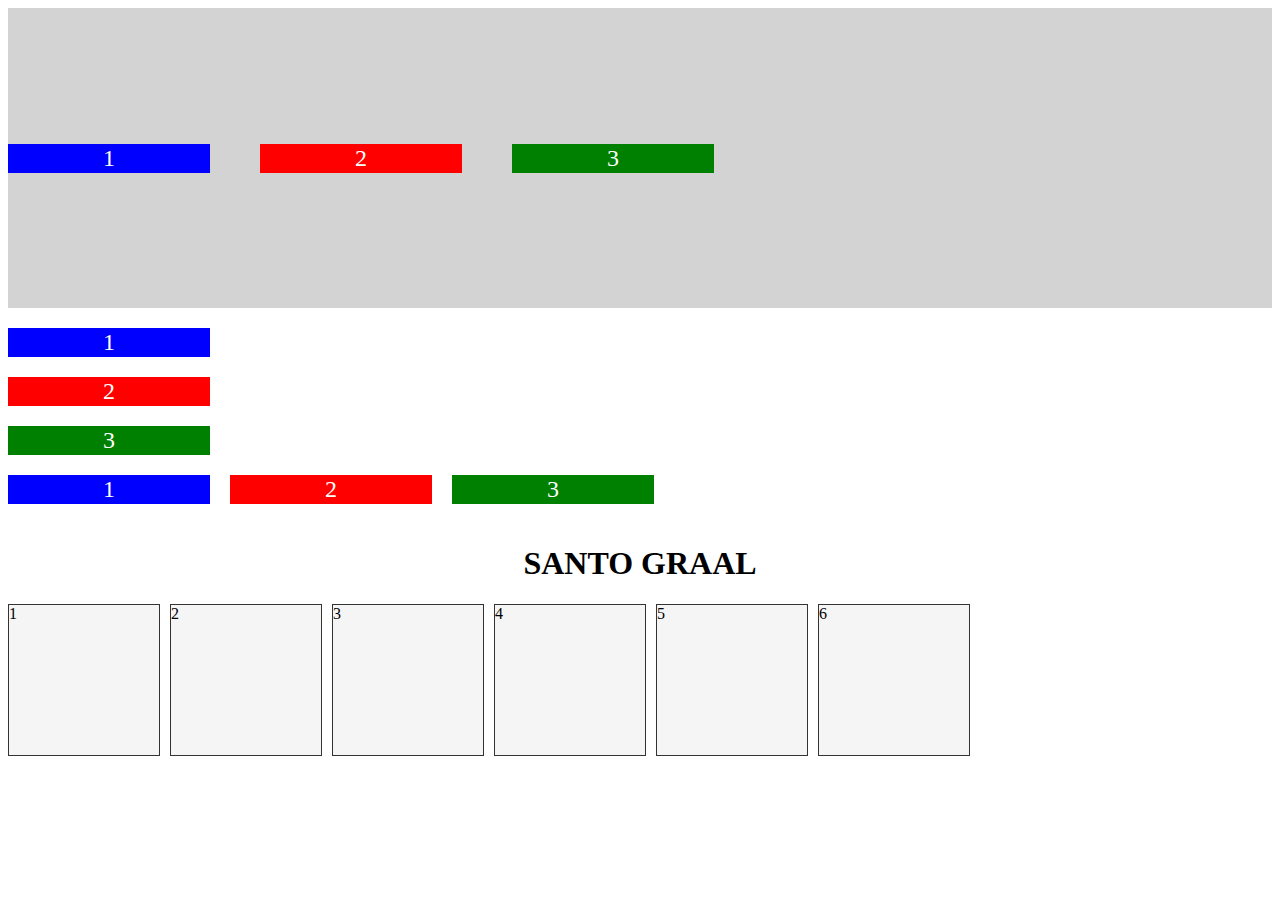
<file: Aula_06/flex.html>
<!DOCTYPE html>
<html lang="pt">
  <head>
    <meta charset="UTF-8" />
    <meta name="viewport" content="width=device-width, initial-scale=1.0" />
    <title>Laboratorio Flexbox</title>
    <link rel="stylesheet" href="style.css" />
  </head>
  <body>
    <div class="container">
      <div class="item1">1</div>
      <div class="item2">2</div>
      <div class="item3">3</div>
    </div>

    <div class="container-telemovel">
      <div class="item1">1</div>
      <div class="item2">2</div>
      <div class="item3">3</div>
    </div>

    <div class="container-PC">
      <div class="item1">1</div>
      <div class="item2">2</div>
      <div class="item3">3</div>
    </div>

    <div class="container-2">
      <h1>SANTO GRAAL</h1>
    </div>


    <div class="card-grid">
        <div class="card">1</div>
        <div class="card">2</div>
        <div class="card">3</div>
        <div class="card">4</div>
        <div class="card">5</div>
        <div class="card">6</div>
    </div>
  </body>
</html>
</file>
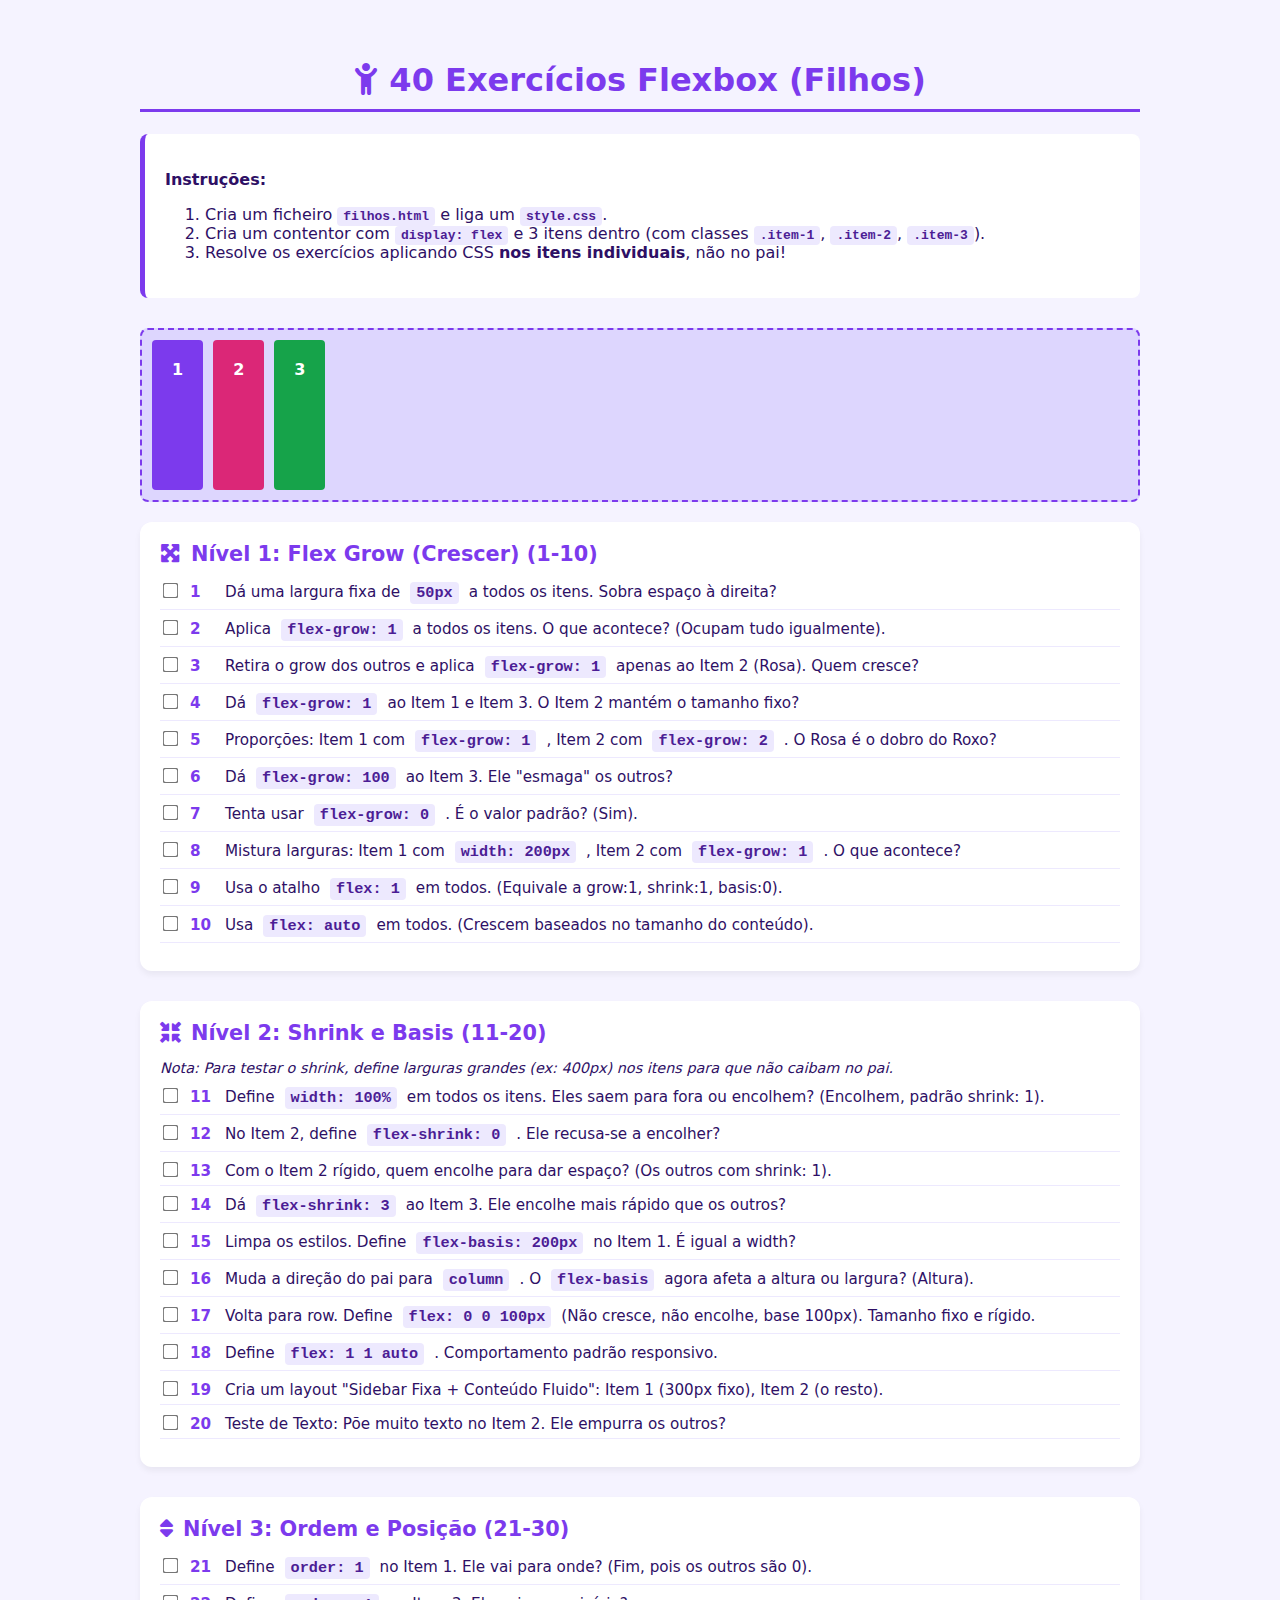
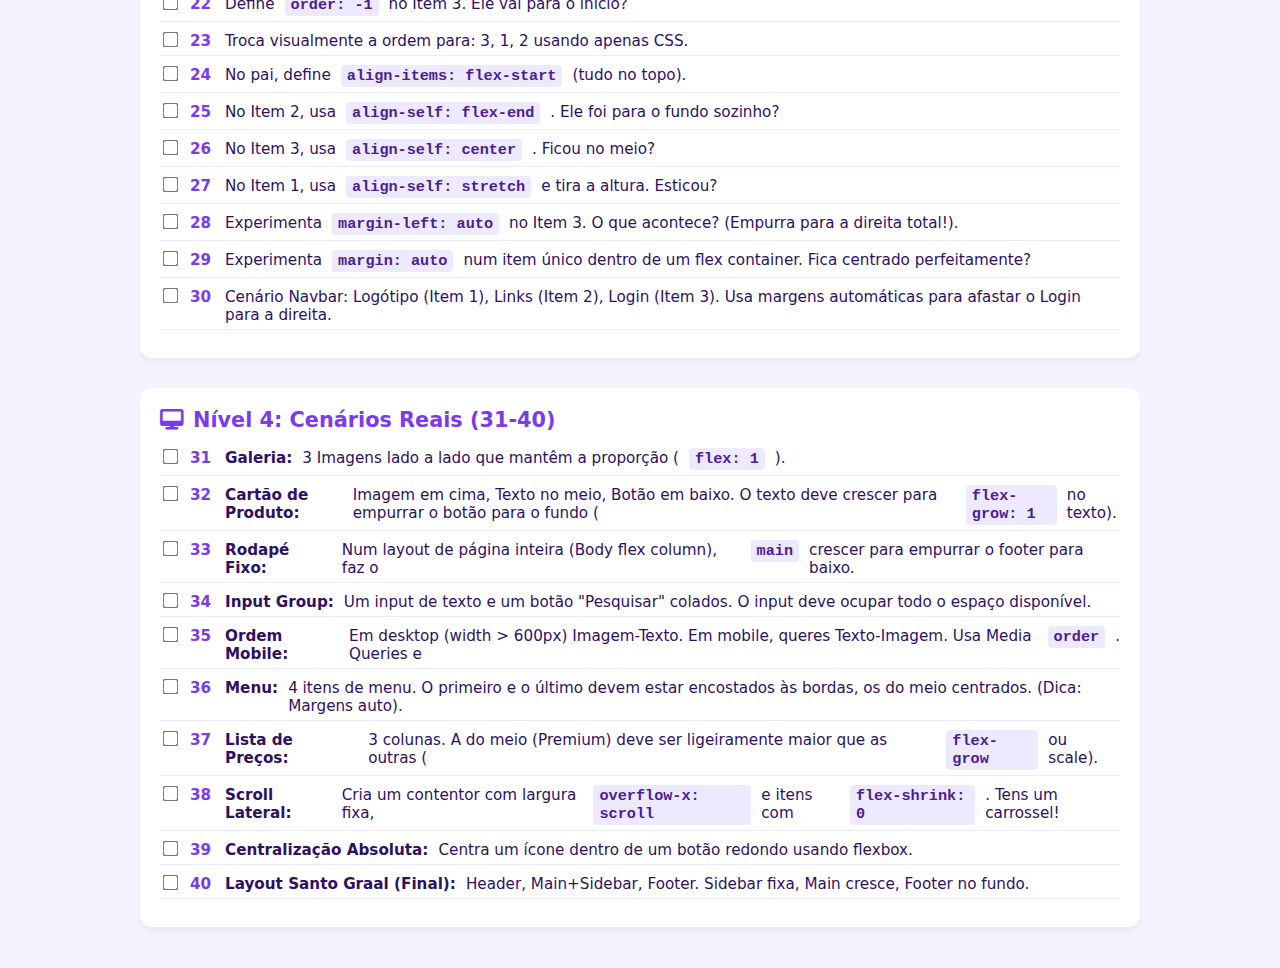
<file: Aula_07/aula7_exe.html>
<!DOCTYPE html>
<html lang="pt-PT">
<head>
    <meta charset="UTF-8">
    <title>Ginásio Flexbox: Os Itens</title>
    <link rel="stylesheet" href="https://cdnjs.cloudflare.com/ajax/libs/font-awesome/6.4.0/css/all.min.css">
    <style>
        :root { --primary: #7c3aed; --bg: #f5f3ff; --text: #2e1065; }
        body { font-family: 'Segoe UI', system-ui, sans-serif; background: var(--bg); color: var(--text); padding: 40px; max-width: 1000px; margin: 0 auto; }
        
        h1 { text-align: center; color: var(--primary); border-bottom: 3px solid var(--primary); padding-bottom: 10px; }
        .intro { background: white; padding: 20px; border-radius: 8px; margin-bottom: 30px; border-left: 5px solid var(--primary); }
        
        /* O Contentor de Teste */
        .container {
            display: flex; /* O pai já é flex */
            background-color: #ddd6fe;
            border: 2px dashed #7c3aed;
            padding: 10px;
            margin: 10px 0 20px 0;
            border-radius: 8px;
            min-height: 150px;
            gap: 10px;
        }

        .item {
            background-color: #7c3aed;
            color: white;
            padding: 20px;
            border-radius: 4px;
            font-weight: bold;
            text-align: center;
            /* width: 100px;  <-- Descomenta para testar tamanhos fixos */
        }

        /* Classes Específicas para os exercícios */
        .item-1 { background-color: #7c3aed; }
        .item-2 { background-color: #db2777; } /* Rosa */
        .item-3 { background-color: #16a34a; } /* Verde */
        
        .task-group { background: white; padding: 20px; border-radius: 12px; margin-bottom: 30px; box-shadow: 0 4px 6px rgba(0,0,0,0.05); }
        .group-title { font-size: 1.3rem; font-weight: bold; color: var(--primary); margin-bottom: 15px; display: flex; align-items: center; gap: 10px; }
        
        .task { display: flex; gap: 10px; margin-bottom: 8px; align-items: baseline; font-size: 0.95rem; border-bottom: 1px solid #ede9fe; padding-bottom: 5px; }
        .num { font-weight: bold; color: var(--primary); min-width: 25px; }
        code { background: #ede9fe; color: #4c1d95; padding: 2px 6px; border-radius: 4px; font-family: monospace; font-weight: bold; }
        .checkbox { cursor: pointer; transform: scale(1.2); }
    </style>
</head>
<body>

    <h1><i class="fa-solid fa-child-reaching"></i> 40 Exercícios Flexbox (Filhos)</h1>
    
    <div class="intro">
        <p><strong>Instruções:</strong></p>
        <ol>
            <li>Cria um ficheiro <code>filhos.html</code> e liga um <code>style.css</code>.</li>
            <li>Cria um contentor com <code>display: flex</code> e 3 itens dentro (com classes <code>.item-1</code>, <code>.item-2</code>, <code>.item-3</code>).</li>
            <li>Resolve os exercícios aplicando CSS <strong>nos itens individuais</strong>, não no pai!</li>
        </ol>
    </div>

    <!-- EXEMPLO VISUAL -->
    <div class="container">
        <div class="item item-1">1</div>
        <div class="item item-2">2</div>
        <div class="item item-3">3</div>
    </div>

    <!-- NÍVEL 1: FLEX GROW -->
    <div class="task-group">
        <div class="group-title"><i class="fa-solid fa-maximize"></i> Nível 1: Flex Grow (Crescer) (1-10)</div>
        <div class="task"><input type="checkbox" class="checkbox"><span class="num">1</span> Dá uma largura fixa de <code>50px</code> a todos os itens. Sobra espaço à direita?</div>
        <div class="task"><input type="checkbox" class="checkbox"><span class="num">2</span> Aplica <code>flex-grow: 1</code> a todos os itens. O que acontece? (Ocupam tudo igualmente).</div>
        <div class="task"><input type="checkbox" class="checkbox"><span class="num">3</span> Retira o grow dos outros e aplica <code>flex-grow: 1</code> apenas ao Item 2 (Rosa). Quem cresce?</div>
        <div class="task"><input type="checkbox" class="checkbox"><span class="num">4</span> Dá <code>flex-grow: 1</code> ao Item 1 e Item 3. O Item 2 mantém o tamanho fixo?</div>
        <div class="task"><input type="checkbox" class="checkbox"><span class="num">5</span> Proporções: Item 1 com <code>flex-grow: 1</code>, Item 2 com <code>flex-grow: 2</code>. O Rosa é o dobro do Roxo?</div>
        <div class="task"><input type="checkbox" class="checkbox"><span class="num">6</span> Dá <code>flex-grow: 100</code> ao Item 3. Ele "esmaga" os outros?</div>
        <div class="task"><input type="checkbox" class="checkbox"><span class="num">7</span> Tenta usar <code>flex-grow: 0</code>. É o valor padrão? (Sim).</div>
        <div class="task"><input type="checkbox" class="checkbox"><span class="num">8</span> Mistura larguras: Item 1 com <code>width: 200px</code>, Item 2 com <code>flex-grow: 1</code>. O que acontece?</div>
        <div class="task"><input type="checkbox" class="checkbox"><span class="num">9</span> Usa o atalho <code>flex: 1</code> em todos. (Equivale a grow:1, shrink:1, basis:0).</div>
        <div class="task"><input type="checkbox" class="checkbox"><span class="num">10</span> Usa <code>flex: auto</code> em todos. (Crescem baseados no tamanho do conteúdo).</div>
    </div>

    <!-- NÍVEL 2: FLEX SHRINK & BASIS -->
    <div class="task-group">
        <div class="group-title"><i class="fa-solid fa-minimize"></i> Nível 2: Shrink e Basis (11-20)</div>
        <p style="font-size: 0.9rem; margin-bottom: 10px;"><em>Nota: Para testar o shrink, define larguras grandes (ex: 400px) nos itens para que não caibam no pai.</em></p>
        
        <div class="task"><input type="checkbox" class="checkbox"><span class="num">11</span> Define <code>width: 100%</code> em todos os itens. Eles saem para fora ou encolhem? (Encolhem, padrão shrink: 1).</div>
        <div class="task"><input type="checkbox" class="checkbox"><span class="num">12</span> No Item 2, define <code>flex-shrink: 0</code>. Ele recusa-se a encolher?</div>
        <div class="task"><input type="checkbox" class="checkbox"><span class="num">13</span> Com o Item 2 rígido, quem encolhe para dar espaço? (Os outros com shrink: 1).</div>
        <div class="task"><input type="checkbox" class="checkbox"><span class="num">14</span> Dá <code>flex-shrink: 3</code> ao Item 3. Ele encolhe mais rápido que os outros?</div>
        <div class="task"><input type="checkbox" class="checkbox"><span class="num">15</span> Limpa os estilos. Define <code>flex-basis: 200px</code> no Item 1. É igual a width?</div>
        <div class="task"><input type="checkbox" class="checkbox"><span class="num">16</span> Muda a direção do pai para <code>column</code>. O <code>flex-basis</code> agora afeta a altura ou largura? (Altura).</div>
        <div class="task"><input type="checkbox" class="checkbox"><span class="num">17</span> Volta para row. Define <code>flex: 0 0 100px</code> (Não cresce, não encolhe, base 100px). Tamanho fixo e rígido.</div>
        <div class="task"><input type="checkbox" class="checkbox"><span class="num">18</span> Define <code>flex: 1 1 auto</code>. Comportamento padrão responsivo.</div>
        <div class="task"><input type="checkbox" class="checkbox"><span class="num">19</span> Cria um layout "Sidebar Fixa + Conteúdo Fluido": Item 1 (300px fixo), Item 2 (o resto).</div>
        <div class="task"><input type="checkbox" class="checkbox"><span class="num">20</span> Teste de Texto: Põe muito texto no Item 2. Ele empurra os outros?</div>
    </div>

    <!-- NÍVEL 3: ORDER E ALIGN-SELF -->
    <div class="task-group">
        <div class="group-title"><i class="fa-solid fa-sort"></i> Nível 3: Ordem e Posição (21-30)</div>
        
        <div class="task"><input type="checkbox" class="checkbox"><span class="num">21</span> Define <code>order: 1</code> no Item 1. Ele vai para onde? (Fim, pois os outros são 0).</div>
        <div class="task"><input type="checkbox" class="checkbox"><span class="num">22</span> Define <code>order: -1</code> no Item 3. Ele vai para o início?</div>
        <div class="task"><input type="checkbox" class="checkbox"><span class="num">23</span> Troca visualmente a ordem para: 3, 1, 2 usando apenas CSS.</div>
        <div class="task"><input type="checkbox" class="checkbox"><span class="num">24</span> No pai, define <code>align-items: flex-start</code> (tudo no topo).</div>
        <div class="task"><input type="checkbox" class="checkbox"><span class="num">25</span> No Item 2, usa <code>align-self: flex-end</code>. Ele foi para o fundo sozinho?</div>
        <div class="task"><input type="checkbox" class="checkbox"><span class="num">26</span> No Item 3, usa <code>align-self: center</code>. Ficou no meio?</div>
        <div class="task"><input type="checkbox" class="checkbox"><span class="num">27</span> No Item 1, usa <code>align-self: stretch</code> e tira a altura. Esticou?</div>
        <div class="task"><input type="checkbox" class="checkbox"><span class="num">28</span> Experimenta <code>margin-left: auto</code> no Item 3. O que acontece? (Empurra para a direita total!).</div>
        <div class="task"><input type="checkbox" class="checkbox"><span class="num">29</span> Experimenta <code>margin: auto</code> num item único dentro de um flex container. Fica centrado perfeitamente?</div>
        <div class="task"><input type="checkbox" class="checkbox"><span class="num">30</span> Cenário Navbar: Logótipo (Item 1), Links (Item 2), Login (Item 3). Usa margens automáticas para afastar o Login para a direita.</div>
    </div>

    <!-- NÍVEL 4: CENÁRIOS REAIS -->
    <div class="task-group">
        <div class="group-title"><i class="fa-solid fa-desktop"></i> Nível 4: Cenários Reais (31-40)</div>
        
        <div class="task"><input type="checkbox" class="checkbox"><span class="num">31</span> <strong>Galeria:</strong> 3 Imagens lado a lado que mantêm a proporção (<code>flex: 1</code>).</div>
        <div class="task"><input type="checkbox" class="checkbox"><span class="num">32</span> <strong>Cartão de Produto:</strong> Imagem em cima, Texto no meio, Botão em baixo. O texto deve crescer para empurrar o botão para o fundo (<code>flex-grow: 1</code> no texto).</div>
        <div class="task"><input type="checkbox" class="checkbox"><span class="num">33</span> <strong>Rodapé Fixo:</strong> Num layout de página inteira (Body flex column), faz o <code>main</code> crescer para empurrar o footer para baixo.</div>
        <div class="task"><input type="checkbox" class="checkbox"><span class="num">34</span> <strong>Input Group:</strong> Um input de texto e um botão "Pesquisar" colados. O input deve ocupar todo o espaço disponível.</div>
        <div class="task"><input type="checkbox" class="checkbox"><span class="num">35</span> <strong>Ordem Mobile:</strong> Em desktop (width > 600px) Imagem-Texto. Em mobile, queres Texto-Imagem. Usa Media Queries e <code>order</code>.</div>
        <div class="task"><input type="checkbox" class="checkbox"><span class="num">36</span> <strong>Menu:</strong> 4 itens de menu. O primeiro e o último devem estar encostados às bordas, os do meio centrados. (Dica: Margens auto).</div>
        <div class="task"><input type="checkbox" class="checkbox"><span class="num">37</span> <strong>Lista de Preços:</strong> 3 colunas. A do meio (Premium) deve ser ligeiramente maior que as outras (<code>flex-grow</code> ou scale).</div>
        <div class="task"><input type="checkbox" class="checkbox"><span class="num">38</span> <strong>Scroll Lateral:</strong> Cria um contentor com largura fixa, <code>overflow-x: scroll</code> e itens com <code>flex-shrink: 0</code>. Tens um carrossel!</div>
        <div class="task"><input type="checkbox" class="checkbox"><span class="num">39</span> <strong>Centralização Absoluta:</strong> Centra um ícone dentro de um botão redondo usando flexbox.</div>
        <div class="task"><input type="checkbox" class="checkbox"><span class="num">40</span> <strong>Layout Santo Graal (Final):</strong> Header, Main+Sidebar, Footer. Sidebar fixa, Main cresce, Footer no fundo.</div>
    </div>

</body>
</html>
</file>
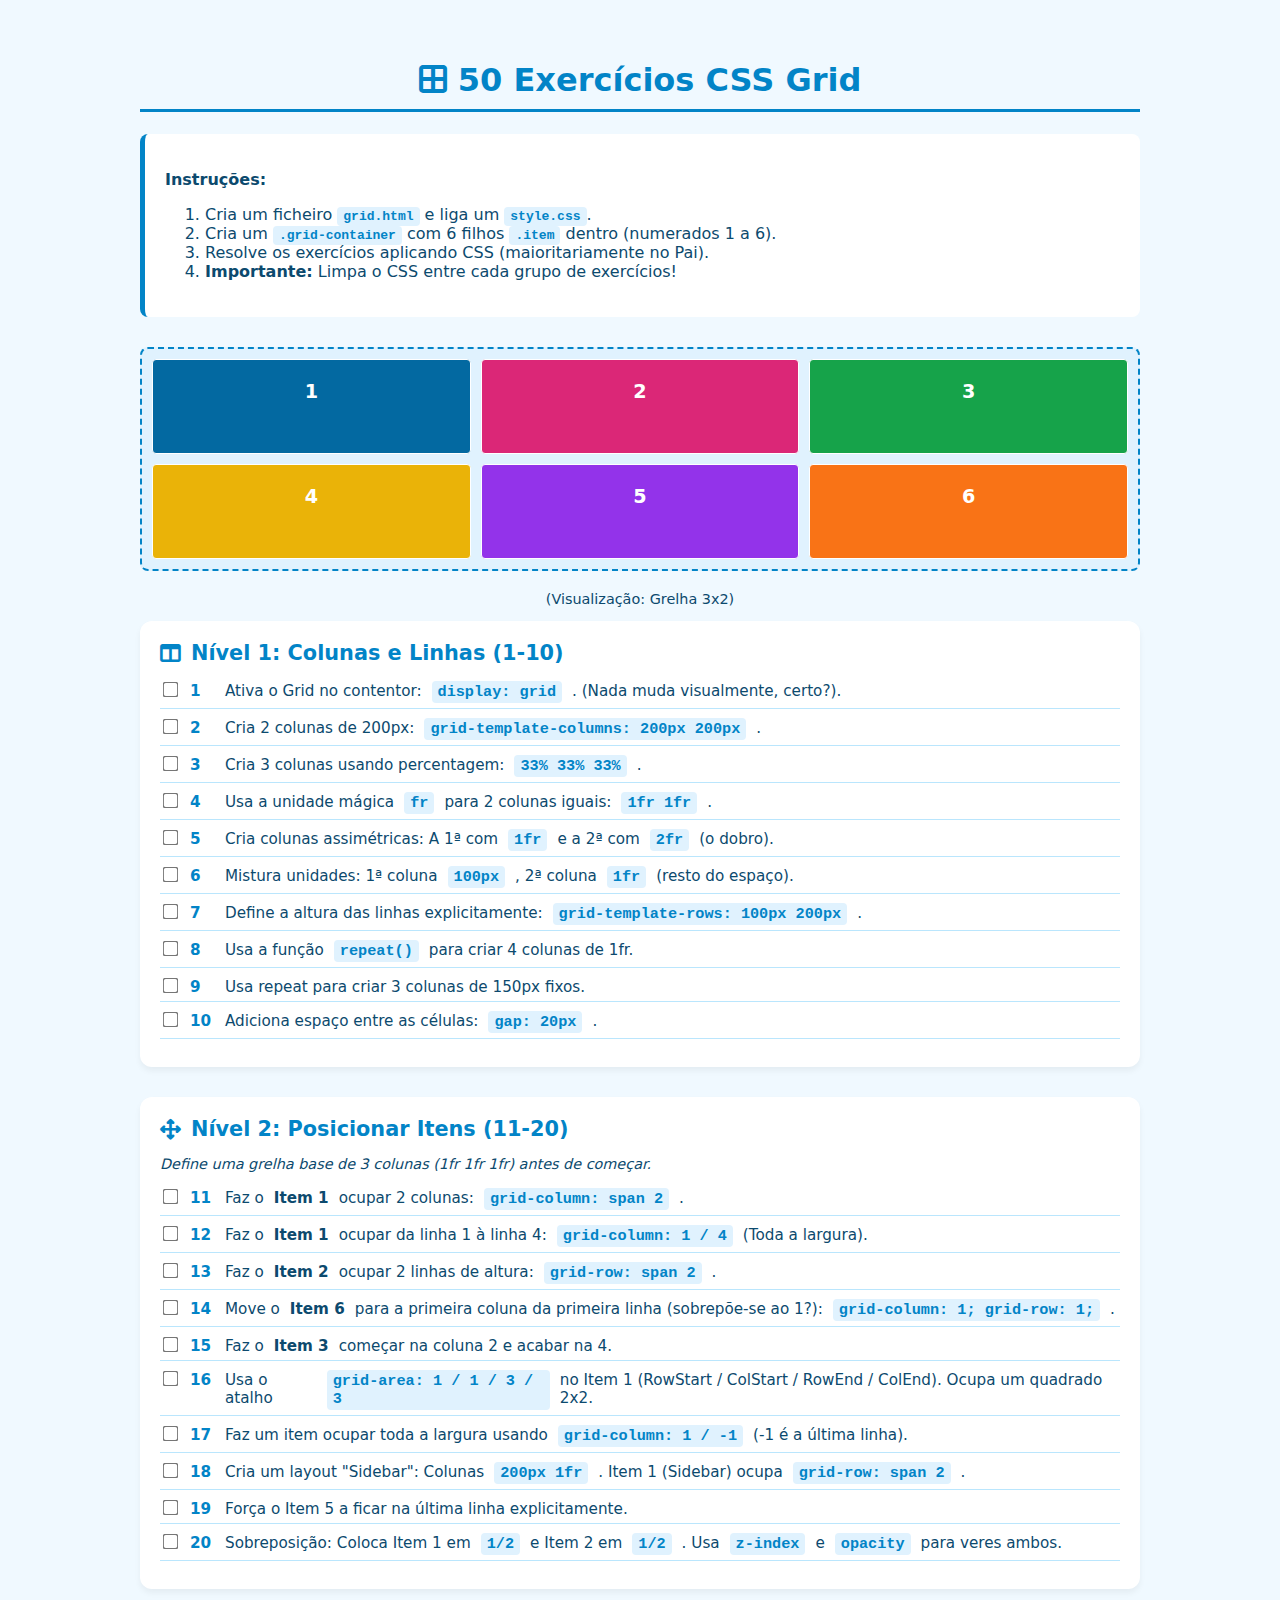
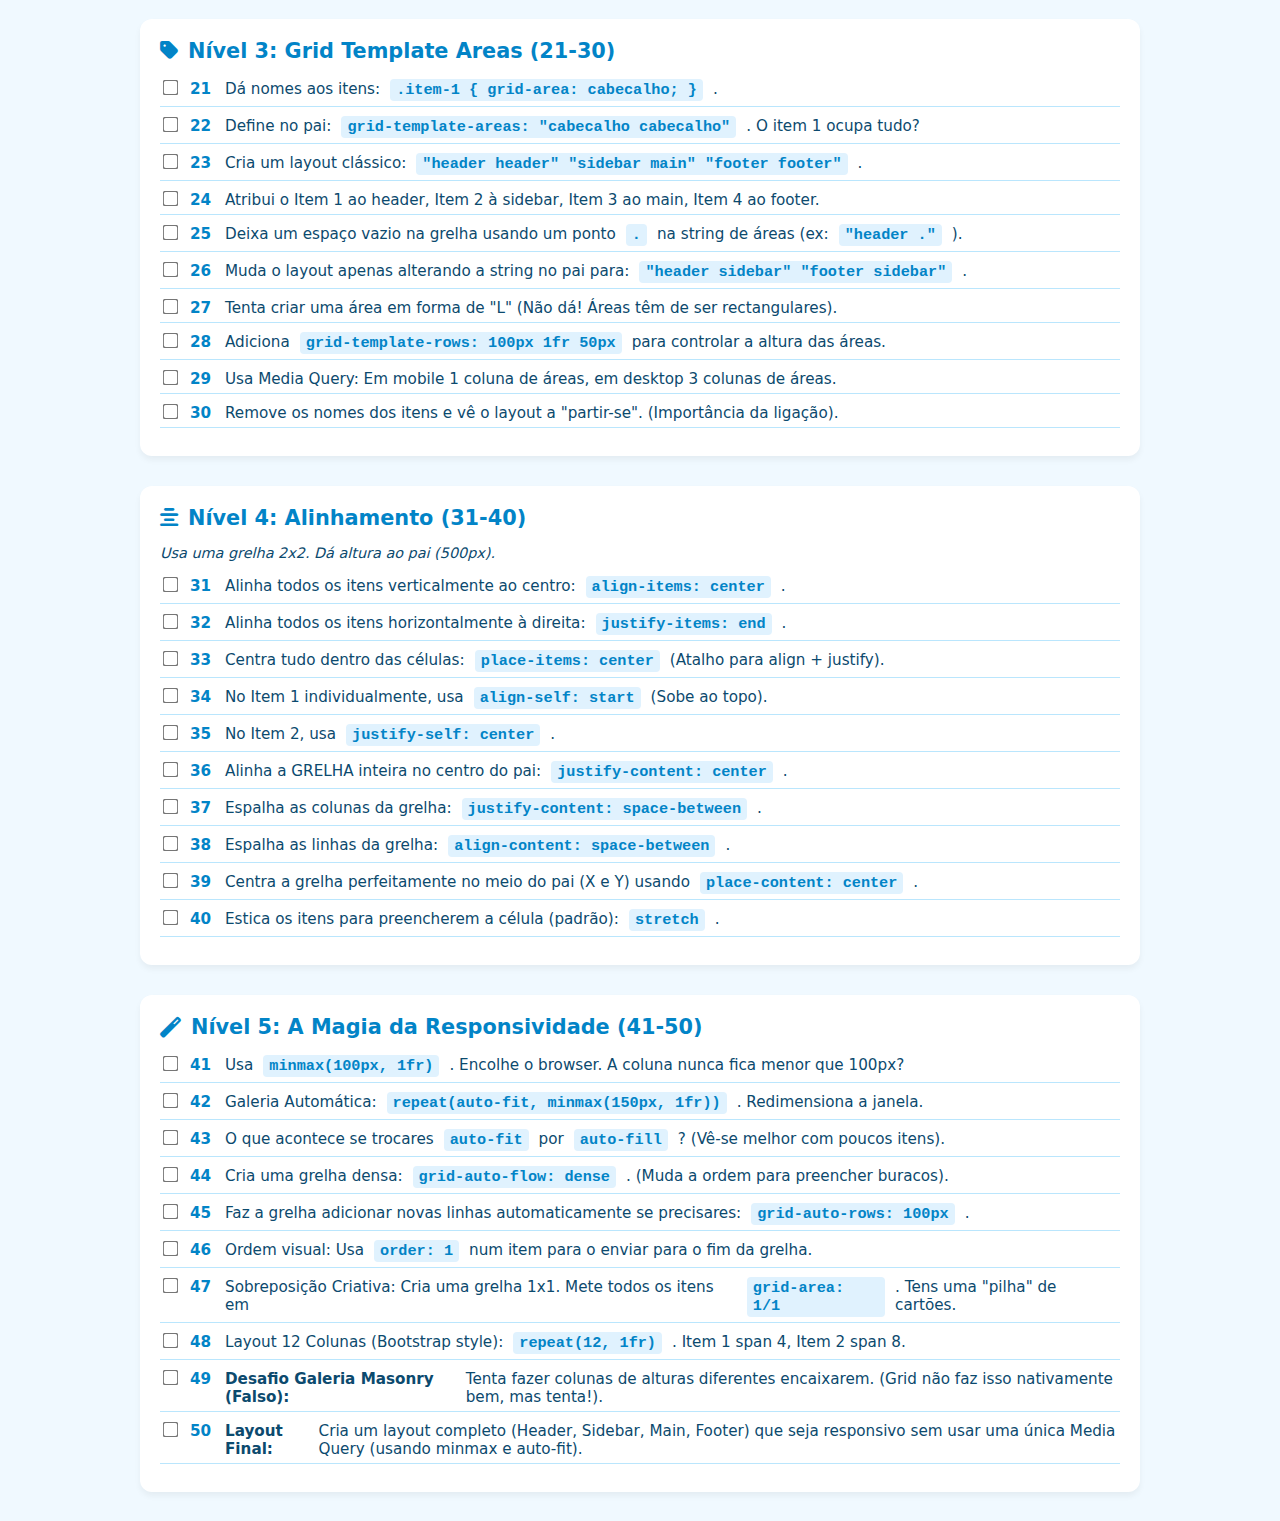
<file: Aula_08/aula8_exe.html>
<!DOCTYPE html>
<html lang="pt-PT">
<head>
    <meta charset="UTF-8">
    <title>Ginásio CSS Grid: 50 Exercícios</title>
    <link rel="stylesheet" href="https://cdnjs.cloudflare.com/ajax/libs/font-awesome/6.4.0/css/all.min.css">
    <style>
        :root { --primary: #0284c7; --bg: #f0f9ff; --text: #0c4a6e; }
        body { font-family: 'Segoe UI', system-ui, sans-serif; background: var(--bg); color: var(--text); padding: 40px; max-width: 1000px; margin: 0 auto; }
        
        h1 { text-align: center; color: var(--primary); border-bottom: 3px solid var(--primary); padding-bottom: 10px; }
        .intro { background: white; padding: 20px; border-radius: 8px; margin-bottom: 30px; border-left: 5px solid var(--primary); }
        
        /* O Contentor de Teste */
        .grid-container {
            /* O ALUNO ESCREVE CSS AQUI */
            background-color: #e0f2fe;
            border: 2px dashed #0284c7;
            padding: 10px;
            margin: 10px 0 20px 0;
            border-radius: 8px;
            min-height: 200px;
            /* gap: 10px; <--- Útil mais à frente */
        }

        .item {
            background-color: #0ea5e9;
            color: white;
            padding: 20px;
            border-radius: 4px;
            font-weight: bold;
            text-align: center;
            border: 1px solid white;
            font-size: 1.2rem;
        }

        .item-1 { background-color: #0369a1; } /* Azul Escuro */
        .item-2 { background-color: #db2777; } /* Rosa */
        .item-3 { background-color: #16a34a; } /* Verde */
        .item-4 { background-color: #eab308; } /* Amarelo */
        .item-5 { background-color: #9333ea; } /* Roxo */
        .item-6 { background-color: #f97316; } /* Laranja */
        
        .task-group { background: white; padding: 20px; border-radius: 12px; margin-bottom: 30px; box-shadow: 0 4px 6px rgba(0,0,0,0.05); }
        .group-title { font-size: 1.3rem; font-weight: bold; color: var(--primary); margin-bottom: 15px; display: flex; align-items: center; gap: 10px; }
        
        .task { display: flex; gap: 10px; margin-bottom: 8px; align-items: baseline; font-size: 0.95rem; border-bottom: 1px solid #bae6fd; padding-bottom: 5px; }
        .num { font-weight: bold; color: var(--primary); min-width: 25px; }
        code { background: #e0f2fe; color: #0284c7; padding: 2px 6px; border-radius: 4px; font-family: monospace; font-weight: bold; }
        .checkbox { cursor: pointer; transform: scale(1.2); accent-color: var(--primary); }
    </style>
</head>
<body>

    <h1><i class="fa-solid fa-border-all"></i> 50 Exercícios CSS Grid</h1>
    
    <div class="intro">
        <p><strong>Instruções:</strong></p>
        <ol>
            <li>Cria um ficheiro <code>grid.html</code> e liga um <code>style.css</code>.</li>
            <li>Cria um <code>.grid-container</code> com 6 filhos <code>.item</code> dentro (numerados 1 a 6).</li>
            <li>Resolve os exercícios aplicando CSS (maioritariamente no Pai).</li>
            <li><strong>Importante:</strong> Limpa o CSS entre cada grupo de exercícios!</li>
        </ol>
    </div>

    <!-- EXEMPLO VISUAL -->
    <div class="grid-container" style="display: grid; grid-template-columns: repeat(3, 1fr); gap: 10px;">
        <div class="item item-1">1</div>
        <div class="item item-2">2</div>
        <div class="item item-3">3</div>
        <div class="item item-4">4</div>
        <div class="item item-5">5</div>
        <div class="item item-6">6</div>
    </div>
    <p style="text-align: center; font-size: 0.9rem;">(Visualização: Grelha 3x2)</p>

    <!-- NÍVEL 1: COLUNAS BÁSICAS -->
    <div class="task-group">
        <div class="group-title"><i class="fa-solid fa-columns"></i> Nível 1: Colunas e Linhas (1-10)</div>
        <div class="task"><input type="checkbox" class="checkbox"><span class="num">1</span> Ativa o Grid no contentor: <code>display: grid</code>. (Nada muda visualmente, certo?).</div>
        <div class="task"><input type="checkbox" class="checkbox"><span class="num">2</span> Cria 2 colunas de 200px: <code>grid-template-columns: 200px 200px</code>.</div>
        <div class="task"><input type="checkbox" class="checkbox"><span class="num">3</span> Cria 3 colunas usando percentagem: <code>33% 33% 33%</code>.</div>
        <div class="task"><input type="checkbox" class="checkbox"><span class="num">4</span> Usa a unidade mágica <code>fr</code> para 2 colunas iguais: <code>1fr 1fr</code>.</div>
        <div class="task"><input type="checkbox" class="checkbox"><span class="num">5</span> Cria colunas assimétricas: A 1ª com <code>1fr</code> e a 2ª com <code>2fr</code> (o dobro).</div>
        <div class="task"><input type="checkbox" class="checkbox"><span class="num">6</span> Mistura unidades: 1ª coluna <code>100px</code>, 2ª coluna <code>1fr</code> (resto do espaço).</div>
        <div class="task"><input type="checkbox" class="checkbox"><span class="num">7</span> Define a altura das linhas explicitamente: <code>grid-template-rows: 100px 200px</code>.</div>
        <div class="task"><input type="checkbox" class="checkbox"><span class="num">8</span> Usa a função <code>repeat()</code> para criar 4 colunas de 1fr.</div>
        <div class="task"><input type="checkbox" class="checkbox"><span class="num">9</span> Usa repeat para criar 3 colunas de 150px fixos.</div>
        <div class="task"><input type="checkbox" class="checkbox"><span class="num">10</span> Adiciona espaço entre as células: <code>gap: 20px</code>.</div>
    </div>

    <!-- NÍVEL 2: POSICIONAMENTO (LINHAS) -->
    <div class="task-group">
        <div class="group-title"><i class="fa-solid fa-arrows-up-down-left-right"></i> Nível 2: Posicionar Itens (11-20)</div>
        <p style="font-size: 0.9rem;"><em>Define uma grelha base de 3 colunas (1fr 1fr 1fr) antes de começar.</em></p>
        
        <div class="task"><input type="checkbox" class="checkbox"><span class="num">11</span> Faz o <strong>Item 1</strong> ocupar 2 colunas: <code>grid-column: span 2</code>.</div>
        <div class="task"><input type="checkbox" class="checkbox"><span class="num">12</span> Faz o <strong>Item 1</strong> ocupar da linha 1 à linha 4: <code>grid-column: 1 / 4</code> (Toda a largura).</div>
        <div class="task"><input type="checkbox" class="checkbox"><span class="num">13</span> Faz o <strong>Item 2</strong> ocupar 2 linhas de altura: <code>grid-row: span 2</code>.</div>
        <div class="task"><input type="checkbox" class="checkbox"><span class="num">14</span> Move o <strong>Item 6</strong> para a primeira coluna da primeira linha (sobrepõe-se ao 1?): <code>grid-column: 1; grid-row: 1;</code>.</div>
        <div class="task"><input type="checkbox" class="checkbox"><span class="num">15</span> Faz o <strong>Item 3</strong> começar na coluna 2 e acabar na 4.</div>
        <div class="task"><input type="checkbox" class="checkbox"><span class="num">16</span> Usa o atalho <code>grid-area: 1 / 1 / 3 / 3</code> no Item 1 (RowStart / ColStart / RowEnd / ColEnd). Ocupa um quadrado 2x2.</div>
        <div class="task"><input type="checkbox" class="checkbox"><span class="num">17</span> Faz um item ocupar toda a largura usando <code>grid-column: 1 / -1</code> (-1 é a última linha).</div>
        <div class="task"><input type="checkbox" class="checkbox"><span class="num">18</span> Cria um layout "Sidebar": Colunas <code>200px 1fr</code>. Item 1 (Sidebar) ocupa <code>grid-row: span 2</code>.</div>
        <div class="task"><input type="checkbox" class="checkbox"><span class="num">19</span> Força o Item 5 a ficar na última linha explicitamente.</div>
        <div class="task"><input type="checkbox" class="checkbox"><span class="num">20</span> Sobreposição: Coloca Item 1 em <code>1/2</code> e Item 2 em <code>1/2</code>. Usa <code>z-index</code> e <code>opacity</code> para veres ambos.</div>
    </div>

    <!-- NÍVEL 3: GRID AREAS (NOMES) -->
    <div class="task-group">
        <div class="group-title"><i class="fa-solid fa-tag"></i> Nível 3: Grid Template Areas (21-30)</div>
        
        <div class="task"><input type="checkbox" class="checkbox"><span class="num">21</span> Dá nomes aos itens: <code>.item-1 { grid-area: cabecalho; }</code>.</div>
        <div class="task"><input type="checkbox" class="checkbox"><span class="num">22</span> Define no pai: <code>grid-template-areas: "cabecalho cabecalho"</code>. O item 1 ocupa tudo?</div>
        <div class="task"><input type="checkbox" class="checkbox"><span class="num">23</span> Cria um layout clássico: <code>"header header" "sidebar main" "footer footer"</code>.</div>
        <div class="task"><input type="checkbox" class="checkbox"><span class="num">24</span> Atribui o Item 1 ao header, Item 2 à sidebar, Item 3 ao main, Item 4 ao footer.</div>
        <div class="task"><input type="checkbox" class="checkbox"><span class="num">25</span> Deixa um espaço vazio na grelha usando um ponto <code>.</code> na string de áreas (ex: <code>"header ."</code>).</div>
        <div class="task"><input type="checkbox" class="checkbox"><span class="num">26</span> Muda o layout apenas alterando a string no pai para: <code>"header sidebar" "footer sidebar"</code>.</div>
        <div class="task"><input type="checkbox" class="checkbox"><span class="num">27</span> Tenta criar uma área em forma de "L" (Não dá! Áreas têm de ser rectangulares).</div>
        <div class="task"><input type="checkbox" class="checkbox"><span class="num">28</span> Adiciona <code>grid-template-rows: 100px 1fr 50px</code> para controlar a altura das áreas.</div>
        <div class="task"><input type="checkbox" class="checkbox"><span class="num">29</span> Usa Media Query: Em mobile 1 coluna de áreas, em desktop 3 colunas de áreas.</div>
        <div class="task"><input type="checkbox" class="checkbox"><span class="num">30</span> Remove os nomes dos itens e vê o layout a "partir-se". (Importância da ligação).</div>
    </div>

    <!-- NÍVEL 4: ALINHAMENTO -->
    <div class="task-group">
        <div class="group-title"><i class="fa-solid fa-align-center"></i> Nível 4: Alinhamento (31-40)</div>
        <p style="font-size: 0.9rem;"><em>Usa uma grelha 2x2. Dá altura ao pai (500px).</em></p>

        <div class="task"><input type="checkbox" class="checkbox"><span class="num">31</span> Alinha todos os itens verticalmente ao centro: <code>align-items: center</code>.</div>
        <div class="task"><input type="checkbox" class="checkbox"><span class="num">32</span> Alinha todos os itens horizontalmente à direita: <code>justify-items: end</code>.</div>
        <div class="task"><input type="checkbox" class="checkbox"><span class="num">33</span> Centra tudo dentro das células: <code>place-items: center</code> (Atalho para align + justify).</div>
        <div class="task"><input type="checkbox" class="checkbox"><span class="num">34</span> No Item 1 individualmente, usa <code>align-self: start</code> (Sobe ao topo).</div>
        <div class="task"><input type="checkbox" class="checkbox"><span class="num">35</span> No Item 2, usa <code>justify-self: center</code>.</div>
        <div class="task"><input type="checkbox" class="checkbox"><span class="num">36</span> Alinha a GRELHA inteira no centro do pai: <code>justify-content: center</code>.</div>
        <div class="task"><input type="checkbox" class="checkbox"><span class="num">37</span> Espalha as colunas da grelha: <code>justify-content: space-between</code>.</div>
        <div class="task"><input type="checkbox" class="checkbox"><span class="num">38</span> Espalha as linhas da grelha: <code>align-content: space-between</code>.</div>
        <div class="task"><input type="checkbox" class="checkbox"><span class="num">39</span> Centra a grelha perfeitamente no meio do pai (X e Y) usando <code>place-content: center</code>.</div>
        <div class="task"><input type="checkbox" class="checkbox"><span class="num">40</span> Estica os itens para preencherem a célula (padrão): <code>stretch</code>.</div>
    </div>

    <!-- NÍVEL 5: FUNÇÕES AVANÇADAS -->
    <div class="task-group">
        <div class="group-title"><i class="fa-solid fa-magic"></i> Nível 5: A Magia da Responsividade (41-50)</div>
        
        <div class="task"><input type="checkbox" class="checkbox"><span class="num">41</span> Usa <code>minmax(100px, 1fr)</code>. Encolhe o browser. A coluna nunca fica menor que 100px?</div>
        <div class="task"><input type="checkbox" class="checkbox"><span class="num">42</span> Galeria Automática: <code>repeat(auto-fit, minmax(150px, 1fr))</code>. Redimensiona a janela.</div>
        <div class="task"><input type="checkbox" class="checkbox"><span class="num">43</span> O que acontece se trocares <code>auto-fit</code> por <code>auto-fill</code>? (Vê-se melhor com poucos itens).</div>
        <div class="task"><input type="checkbox" class="checkbox"><span class="num">44</span> Cria uma grelha densa: <code>grid-auto-flow: dense</code>. (Muda a ordem para preencher buracos).</div>
        <div class="task"><input type="checkbox" class="checkbox"><span class="num">45</span> Faz a grelha adicionar novas linhas automaticamente se precisares: <code>grid-auto-rows: 100px</code>.</div>
        <div class="task"><input type="checkbox" class="checkbox"><span class="num">46</span> Ordem visual: Usa <code>order: 1</code> num item para o enviar para o fim da grelha.</div>
        <div class="task"><input type="checkbox" class="checkbox"><span class="num">47</span> Sobreposição Criativa: Cria uma grelha 1x1. Mete todos os itens em <code>grid-area: 1/1</code>. Tens uma "pilha" de cartões.</div>
        <div class="task"><input type="checkbox" class="checkbox"><span class="num">48</span> Layout 12 Colunas (Bootstrap style): <code>repeat(12, 1fr)</code>. Item 1 span 4, Item 2 span 8.</div>
        <div class="task"><input type="checkbox" class="checkbox"><span class="num">49</span> <strong>Desafio Galeria Masonry (Falso):</strong> Tenta fazer colunas de alturas diferentes encaixarem. (Grid não faz isso nativamente bem, mas tenta!).</div>
        <div class="task"><input type="checkbox" class="checkbox"><span class="num">50</span> <strong>Layout Final:</strong> Cria um layout completo (Header, Sidebar, Main, Footer) que seja responsivo sem usar uma única Media Query (usando minmax e auto-fit).</div>
    </div>

</body>
</html>
</file>
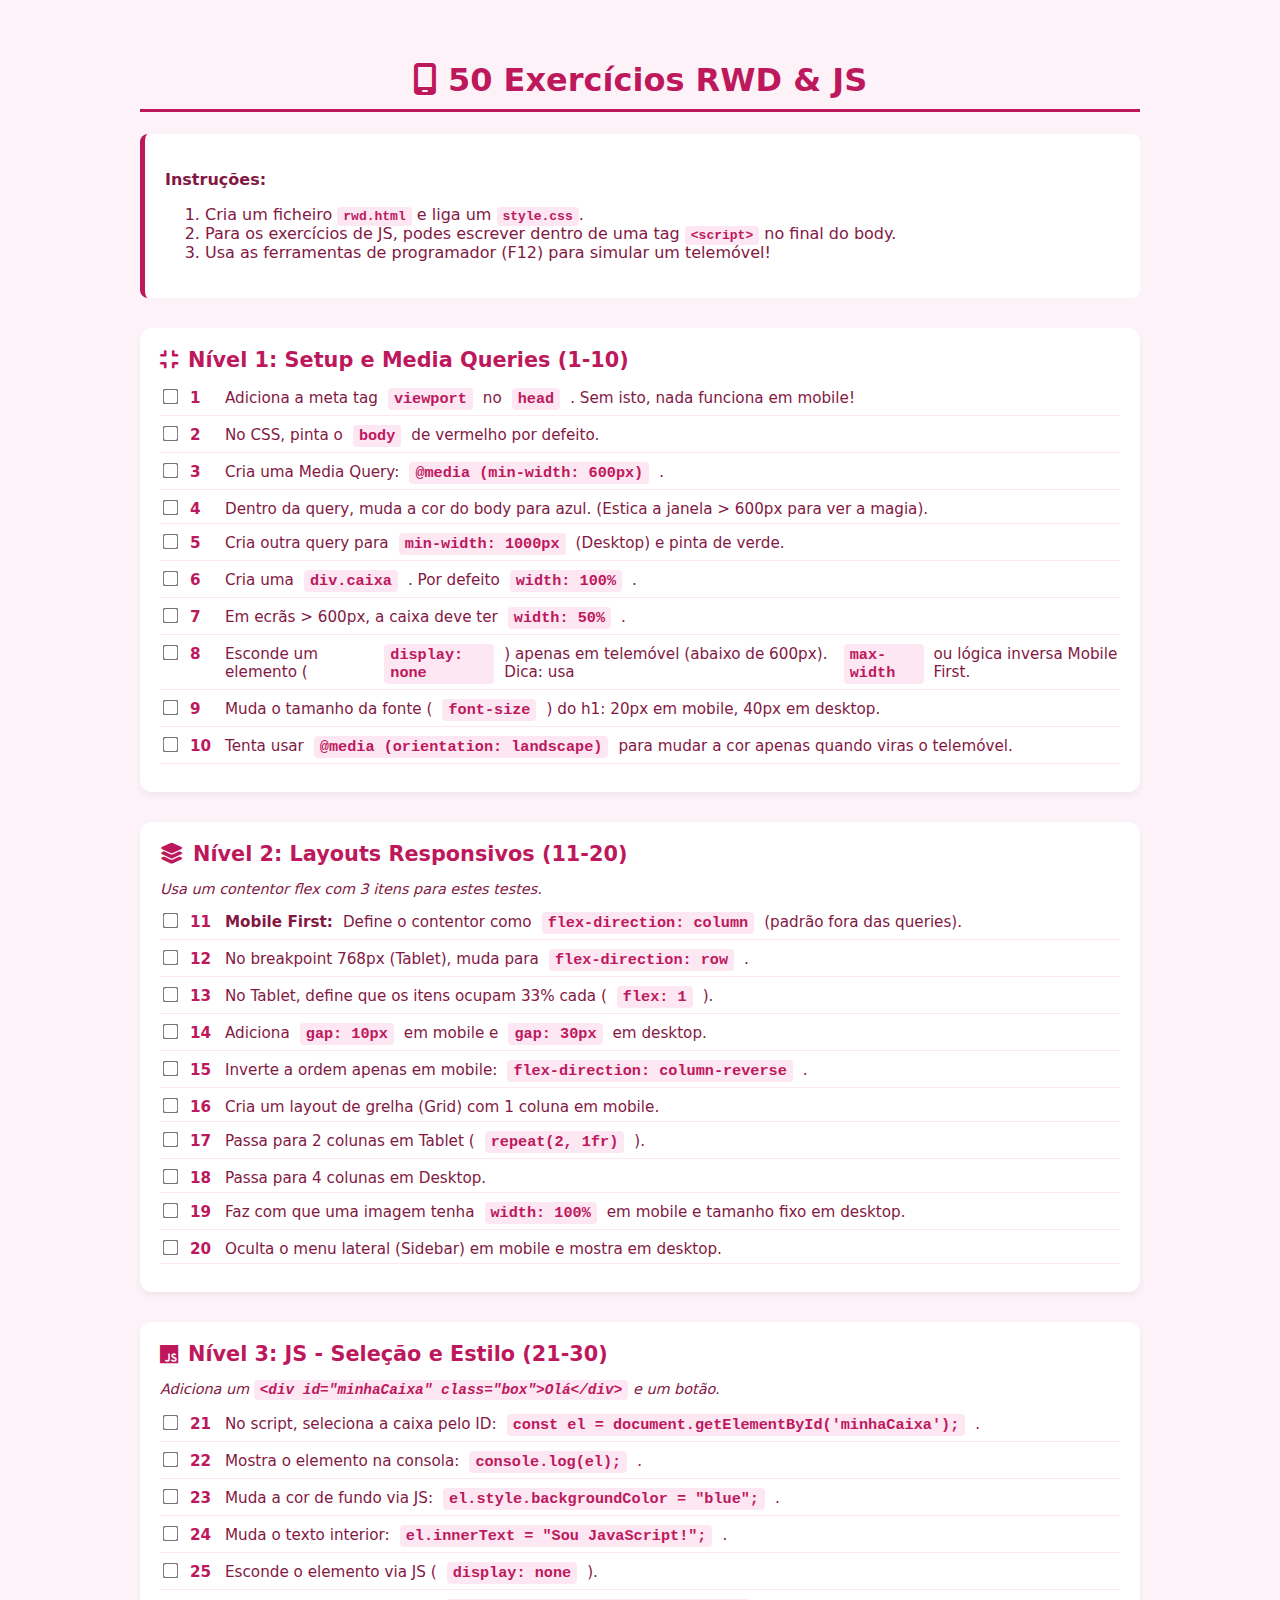
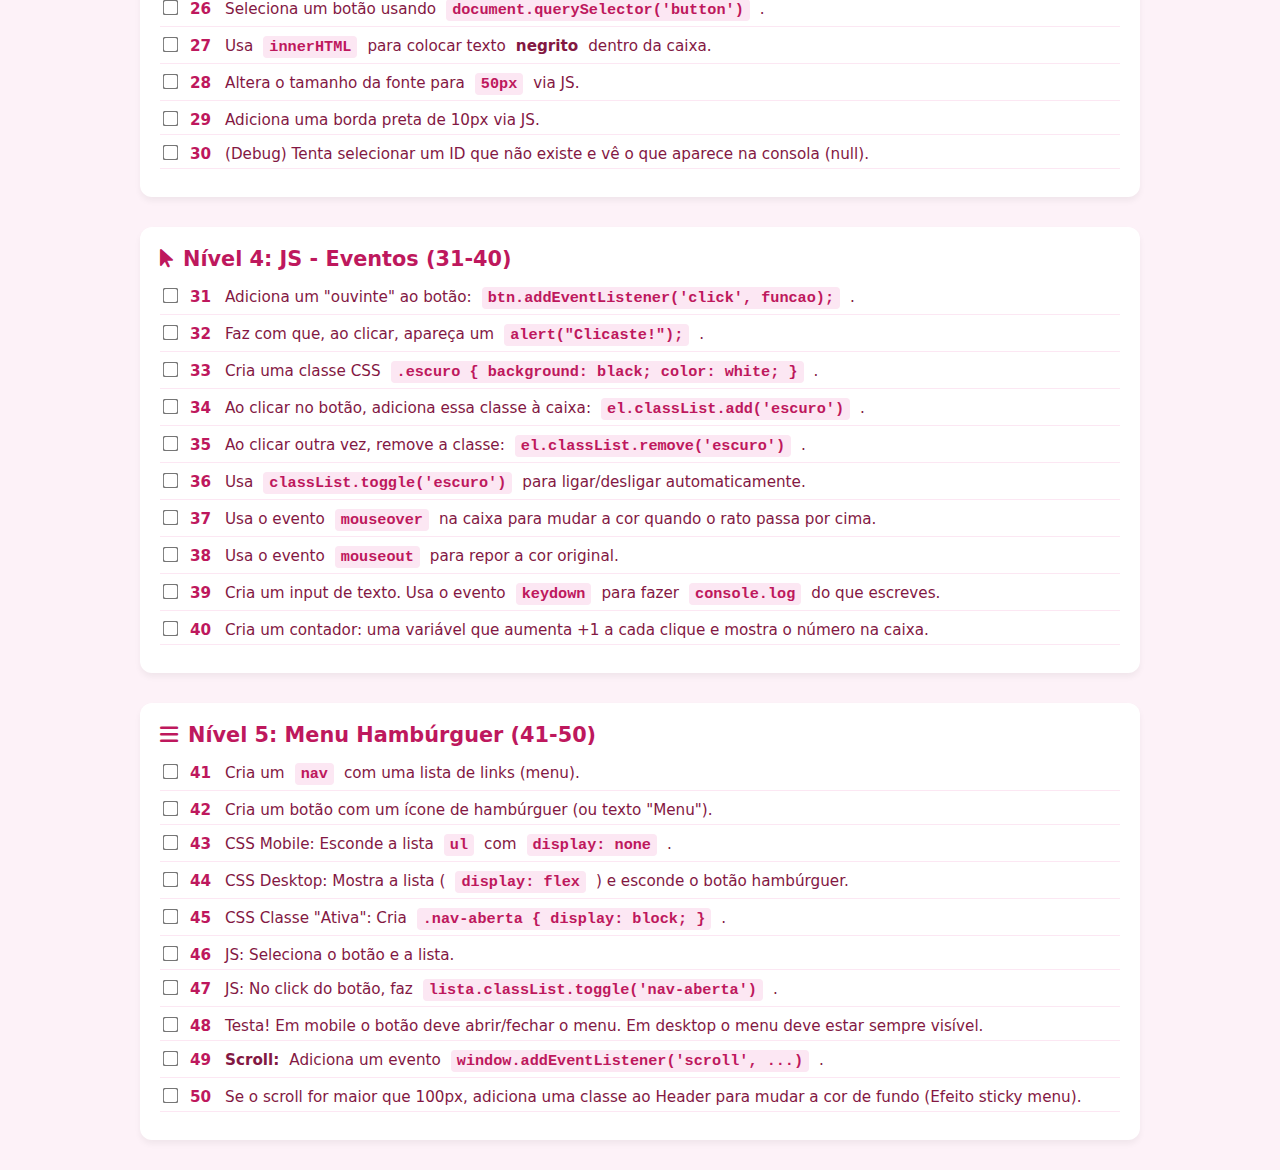
<file: Aula_09/aula9_exe.html>
<!DOCTYPE html>
<html lang="pt-PT">
<head>
    <meta charset="UTF-8">
    <!-- TAREFA 1: Adicionar a Meta Tag Viewport aqui -->
    <title>Ginásio RWD & JS: 50 Exercícios</title>
    <link rel="stylesheet" href="https://cdnjs.cloudflare.com/ajax/libs/font-awesome/6.4.0/css/all.min.css">
    <style>
        :root { --primary: #be185d; --bg: #fdf2f8; --text: #831843; }
        body { font-family: 'Segoe UI', system-ui, sans-serif; background: var(--bg); color: var(--text); padding: 40px; max-width: 1000px; margin: 0 auto; }
        
        h1 { text-align: center; color: var(--primary); border-bottom: 3px solid var(--primary); padding-bottom: 10px; }
        .intro { background: white; padding: 20px; border-radius: 8px; margin-bottom: 30px; border-left: 5px solid var(--primary); }
        
        /* ELEMENTOS DE TESTE */
        .box {
            background-color: #fbcfe8;
            border: 2px solid #be185d;
            padding: 20px;
            margin: 10px 0;
            text-align: center;
            font-weight: bold;
            transition: all 0.3s;
        }

        .hidden { display: none; }
        
        /* Grelha para testes de responsividade */
        .grid-test {
            display: flex;
            flex-direction: column; /* Mobile First: Coluna por defeito */
            gap: 10px;
        }
        .grid-item { background: #db2777; color: white; padding: 15px; }

        .task-group { background: white; padding: 20px; border-radius: 12px; margin-bottom: 30px; box-shadow: 0 4px 6px rgba(0,0,0,0.05); }
        .group-title { font-size: 1.3rem; font-weight: bold; color: var(--primary); margin-bottom: 15px; display: flex; align-items: center; gap: 10px; }
        
        .task { display: flex; gap: 10px; margin-bottom: 8px; align-items: baseline; font-size: 0.95rem; border-bottom: 1px solid #fce7f3; padding-bottom: 5px; }
        .num { font-weight: bold; color: var(--primary); min-width: 25px; }
        code { background: #fce7f3; color: #be185d; padding: 2px 6px; border-radius: 4px; font-family: monospace; font-weight: bold; }
        .checkbox { cursor: pointer; transform: scale(1.2); accent-color: var(--primary); }

        /* Classe para teste de JS */
        .ativo { background-color: #000 !important; color: #fff !important; transform: scale(1.1); }
    </style>
</head>
<body>

    <h1><i class="fa-solid fa-mobile-screen"></i> 50 Exercícios RWD & JS</h1>
    
    <div class="intro">
        <p><strong>Instruções:</strong></p>
        <ol>
            <li>Cria um ficheiro <code>rwd.html</code> e liga um <code>style.css</code>.</li>
            <li>Para os exercícios de JS, podes escrever dentro de uma tag <code>&lt;script&gt;</code> no final do body.</li>
            <li>Usa as ferramentas de programador (F12) para simular um telemóvel!</li>
        </ol>
    </div>

    <!-- NÍVEL 1: VIEWPORT E MEDIA QUERIES -->
    <div class="task-group">
        <div class="group-title"><i class="fa-solid fa-compress"></i> Nível 1: Setup e Media Queries (1-10)</div>
        
        <div class="task"><input type="checkbox" class="checkbox"><span class="num">1</span> Adiciona a meta tag <code>viewport</code> no <code>head</code>. Sem isto, nada funciona em mobile!</div>
        <div class="task"><input type="checkbox" class="checkbox"><span class="num">2</span> No CSS, pinta o <code>body</code> de vermelho por defeito.</div>
        <div class="task"><input type="checkbox" class="checkbox"><span class="num">3</span> Cria uma Media Query: <code>@media (min-width: 600px)</code>.</div>
        <div class="task"><input type="checkbox" class="checkbox"><span class="num">4</span> Dentro da query, muda a cor do body para azul. (Estica a janela > 600px para ver a magia).</div>
        <div class="task"><input type="checkbox" class="checkbox"><span class="num">5</span> Cria outra query para <code>min-width: 1000px</code> (Desktop) e pinta de verde.</div>
        <div class="task"><input type="checkbox" class="checkbox"><span class="num">6</span> Cria uma <code>div.caixa</code>. Por defeito <code>width: 100%</code>.</div>
        <div class="task"><input type="checkbox" class="checkbox"><span class="num">7</span> Em ecrãs > 600px, a caixa deve ter <code>width: 50%</code>.</div>
        <div class="task"><input type="checkbox" class="checkbox"><span class="num">8</span> Esconde um elemento (<code>display: none</code>) apenas em telemóvel (abaixo de 600px). Dica: usa <code>max-width</code> ou lógica inversa Mobile First.</div>
        <div class="task"><input type="checkbox" class="checkbox"><span class="num">9</span> Muda o tamanho da fonte (<code>font-size</code>) do h1: 20px em mobile, 40px em desktop.</div>
        <div class="task"><input type="checkbox" class="checkbox"><span class="num">10</span> Tenta usar <code>@media (orientation: landscape)</code> para mudar a cor apenas quando viras o telemóvel.</div>
    </div>

    <!-- NÍVEL 2: MOBILE FIRST LAYOUT -->
    <div class="task-group">
        <div class="group-title"><i class="fa-solid fa-layer-group"></i> Nível 2: Layouts Responsivos (11-20)</div>
        <p style="font-size: 0.9rem;"><em>Usa um contentor flex com 3 itens para estes testes.</em></p>

        <div class="task"><input type="checkbox" class="checkbox"><span class="num">11</span> <strong>Mobile First:</strong> Define o contentor como <code>flex-direction: column</code> (padrão fora das queries).</div>
        <div class="task"><input type="checkbox" class="checkbox"><span class="num">12</span> No breakpoint 768px (Tablet), muda para <code>flex-direction: row</code>.</div>
        <div class="task"><input type="checkbox" class="checkbox"><span class="num">13</span> No Tablet, define que os itens ocupam 33% cada (<code>flex: 1</code>).</div>
        <div class="task"><input type="checkbox" class="checkbox"><span class="num">14</span> Adiciona <code>gap: 10px</code> em mobile e <code>gap: 30px</code> em desktop.</div>
        <div class="task"><input type="checkbox" class="checkbox"><span class="num">15</span> Inverte a ordem apenas em mobile: <code>flex-direction: column-reverse</code>.</div>
        <div class="task"><input type="checkbox" class="checkbox"><span class="num">16</span> Cria um layout de grelha (Grid) com 1 coluna em mobile.</div>
        <div class="task"><input type="checkbox" class="checkbox"><span class="num">17</span> Passa para 2 colunas em Tablet (<code>repeat(2, 1fr)</code>).</div>
        <div class="task"><input type="checkbox" class="checkbox"><span class="num">18</span> Passa para 4 colunas em Desktop.</div>
        <div class="task"><input type="checkbox" class="checkbox"><span class="num">19</span> Faz com que uma imagem tenha <code>width: 100%</code> em mobile e tamanho fixo em desktop.</div>
        <div class="task"><input type="checkbox" class="checkbox"><span class="num">20</span> Oculta o menu lateral (Sidebar) em mobile e mostra em desktop.</div>
    </div>

    <!-- NÍVEL 3: JS - SELEÇÃO E ESTILO -->
    <div class="task-group">
        <div class="group-title"><i class="fa-brands fa-js"></i> Nível 3: JS - Seleção e Estilo (21-30)</div>
        <p style="font-size: 0.9rem;"><em>Adiciona um <code>&lt;div id="minhaCaixa" class="box"&gt;Olá&lt;/div&gt;</code> e um botão.</em></p>

        <div class="task"><input type="checkbox" class="checkbox"><span class="num">21</span> No script, seleciona a caixa pelo ID: <code>const el = document.getElementById('minhaCaixa');</code>.</div>
        <div class="task"><input type="checkbox" class="checkbox"><span class="num">22</span> Mostra o elemento na consola: <code>console.log(el);</code>.</div>
        <div class="task"><input type="checkbox" class="checkbox"><span class="num">23</span> Muda a cor de fundo via JS: <code>el.style.backgroundColor = "blue";</code>.</div>
        <div class="task"><input type="checkbox" class="checkbox"><span class="num">24</span> Muda o texto interior: <code>el.innerText = "Sou JavaScript!";</code>.</div>
        <div class="task"><input type="checkbox" class="checkbox"><span class="num">25</span> Esconde o elemento via JS (<code>display: none</code>).</div>
        <div class="task"><input type="checkbox" class="checkbox"><span class="num">26</span> Seleciona um botão usando <code>document.querySelector('button')</code>.</div>
        <div class="task"><input type="checkbox" class="checkbox"><span class="num">27</span> Usa <code>innerHTML</code> para colocar texto <strong>negrito</strong> dentro da caixa.</div>
        <div class="task"><input type="checkbox" class="checkbox"><span class="num">28</span> Altera o tamanho da fonte para <code>50px</code> via JS.</div>
        <div class="task"><input type="checkbox" class="checkbox"><span class="num">29</span> Adiciona uma borda preta de 10px via JS.</div>
        <div class="task"><input type="checkbox" class="checkbox"><span class="num">30</span> (Debug) Tenta selecionar um ID que não existe e vê o que aparece na consola (null).</div>
    </div>

    <!-- NÍVEL 4: JS - EVENTOS E CLASSES -->
    <div class="task-group">
        <div class="group-title"><i class="fa-solid fa-arrow-pointer"></i> Nível 4: JS - Eventos (31-40)</div>
        
        <div class="task"><input type="checkbox" class="checkbox"><span class="num">31</span> Adiciona um "ouvinte" ao botão: <code>btn.addEventListener('click', funcao);</code>.</div>
        <div class="task"><input type="checkbox" class="checkbox"><span class="num">32</span> Faz com que, ao clicar, apareça um <code>alert("Clicaste!");</code>.</div>
        <div class="task"><input type="checkbox" class="checkbox"><span class="num">33</span> Cria uma classe CSS <code>.escuro { background: black; color: white; }</code>.</div>
        <div class="task"><input type="checkbox" class="checkbox"><span class="num">34</span> Ao clicar no botão, adiciona essa classe à caixa: <code>el.classList.add('escuro')</code>.</div>
        <div class="task"><input type="checkbox" class="checkbox"><span class="num">35</span> Ao clicar outra vez, remove a classe: <code>el.classList.remove('escuro')</code>.</div>
        <div class="task"><input type="checkbox" class="checkbox"><span class="num">36</span> Usa <code>classList.toggle('escuro')</code> para ligar/desligar automaticamente.</div>
        <div class="task"><input type="checkbox" class="checkbox"><span class="num">37</span> Usa o evento <code>mouseover</code> na caixa para mudar a cor quando o rato passa por cima.</div>
        <div class="task"><input type="checkbox" class="checkbox"><span class="num">38</span> Usa o evento <code>mouseout</code> para repor a cor original.</div>
        <div class="task"><input type="checkbox" class="checkbox"><span class="num">39</span> Cria um input de texto. Usa o evento <code>keydown</code> para fazer <code>console.log</code> do que escreves.</div>
        <div class="task"><input type="checkbox" class="checkbox"><span class="num">40</span> Cria um contador: uma variável que aumenta +1 a cada clique e mostra o número na caixa.</div>
    </div>

    <!-- NÍVEL 5: DESAFIOS FINAIS -->
    <div class="task-group">
        <div class="group-title"><i class="fa-solid fa-bars"></i> Nível 5: Menu Hambúrguer (41-50)</div>
        
        <div class="task"><input type="checkbox" class="checkbox"><span class="num">41</span> Cria um <code>nav</code> com uma lista de links (menu).</div>
        <div class="task"><input type="checkbox" class="checkbox"><span class="num">42</span> Cria um botão com um ícone de hambúrguer (ou texto "Menu").</div>
        <div class="task"><input type="checkbox" class="checkbox"><span class="num">43</span> CSS Mobile: Esconde a lista <code>ul</code> com <code>display: none</code>.</div>
        <div class="task"><input type="checkbox" class="checkbox"><span class="num">44</span> CSS Desktop: Mostra a lista (<code>display: flex</code>) e esconde o botão hambúrguer.</div>
        <div class="task"><input type="checkbox" class="checkbox"><span class="num">45</span> CSS Classe "Ativa": Cria <code>.nav-aberta { display: block; }</code>.</div>
        <div class="task"><input type="checkbox" class="checkbox"><span class="num">46</span> JS: Seleciona o botão e a lista.</div>
        <div class="task"><input type="checkbox" class="checkbox"><span class="num">47</span> JS: No click do botão, faz <code>lista.classList.toggle('nav-aberta')</code>.</div>
        <div class="task"><input type="checkbox" class="checkbox"><span class="num">48</span> Testa! Em mobile o botão deve abrir/fechar o menu. Em desktop o menu deve estar sempre visível.</div>
        <div class="task"><input type="checkbox" class="checkbox"><span class="num">49</span> <strong>Scroll:</strong> Adiciona um evento <code>window.addEventListener('scroll', ...)</code>.</div>
        <div class="task"><input type="checkbox" class="checkbox"><span class="num">50</span> Se o scroll for maior que 100px, adiciona uma classe ao Header para mudar a cor de fundo (Efeito sticky menu).</div>
    </div>

</body>
</html>
</file>
<file: Aula_06/style.css>
/* Nível 1: Ativação (1-5) */
.container {
  display: flex;
  /*  display: inline-flex;            
  */
  background-color: lightgray;
  height: 300px;
  margin-bottom: 20px;
}

.item1 {
  border: 1px solid blue;
  background-color: blue;
  color: white;
  text-align: center;
  font-size: 24px;
  width: 200px;
}
.item2 {
  border: 1px solid red;
  background-color: red;
  color: white;
  text-align: center;
  font-size: 24px;
  width: 200px;
}
.item3 {
  border: 1px solid green;
  background-color: green;
  color: white;
  text-align: center;
  font-size: 24px;
  width: 200px;
}

/* Nível 2: Flex Direction (6-15) */
.container {
  flex-direction: row;
  /*     
       flex-direction: row;
       flex-direction: row-reverse; 
       flex-direction: column
       flex-direction: column-reverse;*/
}

.container-telemovel {
  display: flex;
  flex-direction: column;
  gap: 20px;
  margin-bottom: 20px;
}

.container-PC {
  display: flex;
  flex-direction: row;
  gap: 20px;
  margin-bottom: 20px;
}

/*Nível 3: Justify Content (16-25) */
.container {
  justify-content: flex-start;
  /*
     justify-content: space-around
     justify-content: space-evenly
     justify-content: center
     justify-content: flex-start
     justify-content: space-between
     justify-content: left
     justify-content: right;*/
}

/* Nível 4: Align Items (26-35)*/
.container {
  align-items: flex-start;
  /* 
     align-items: top
     align-items: bottom
     align-items: center
     align-items: stretch
     align-items: flex-start
     align-items: flex-end
     align-items: baseline */
}

.container-2 {
  display: flex;
  justify-content: center;
  align-items: center;
}

/* Nível 5: Wrap e Espaçamento (36-45) */
.container {
  gap: 20px;
  flex-wrap: nowrap;
  /* 
     flex-wrap: nowrap
     flex-wrap: wrap
     flex-wrap: wrap-reverse */
}

.container {
  align-content: center;
  /* 
         align-content: center
         align-content: flex-start
         align-content: flex-end
         align-content: space-between
         align-content: space-around
         align-content: stretch */
}

.container {
  flex-flow: row wrap;
  /* flex-flow: column wrap
     flex-flow: row nowrap
     flex-flow: column nowrap */
}

.container {
  column-gap: 50px;
}

.container {
  row-gap: 10px;
}

/*  Grid de Cartões Responsiva */
.card-grid {
  display: flex;
  flex-wrap: wrap;
  gap: 10px;
}

.card {
  background-color: #f5f5f5;
  border: 1px solid #333;
  width: 150px;
  height: 150px;
}

/* Nível 6: Desafios de Layout (46-50) */
.layout {
  margin: 0;
  padding: 0;
  box-sizing: border-box;
}

.navbar {
  display: flex;
  justify-content: space-between;
}

.navbar .logo {
  width: 250px;
  height: 50px;
}

.navbar ul {
  display: flex;
  list-style: none;
  gap: 20px;
}

.navbar ul li {
  display: flex;
  align-items: center;
}

.navbar ul li a {
  text-decoration: none;
  color: black;
  font-weight: bold;
}

.navbar ul li a:hover {
  color: gray;
  background-color: lightgray;
}

.hero{
    display: flex;
    flex-direction: row;
    background-color: #e0e0e0;
    margin-top: 50px;
}
</file>
<file: Aula_05/style.css>
/* Nível 1: Básico e Texto (1-10) */
h1 {
  color: blue;
  font-size: 40px;
}

p {
  color: #666;
}

.destaque {
  background-color: yellow;
  font-weight: bold;
}

#unico {
  color: red;
  border: 1px solid black;
}

body {
  font-family: Arial;
}

a {
  text-decoration: none;
}

h1 {
  text-transform: uppercase;
  text-align: center;
}

.destaque {
  text-shadow: 1px 1px 2px gray;
}

/* Nível 2: Box Model (11-20) */
.box-1 {
  padding: 20px;
  border: 5px solid #ff0000;
  margin-bottom: 50px;
}

.box-2 {
  width: 50%;
  height: 100px;
  border-radius: 10%;
}

.caixa {
  box-sizing: border-box;
}

.box-3 {
  border-bottom: 1px solid #0000ff;
}

.box-2 {
  margin: 0 auto;
}

body {
  margin: 0;
}

/* Nível 3: Seletores Avançados (21-30) */
.container-lista li {
  color: #008000;
}

ul > li {
  color: #ffff00;
}

ul + p {
  color: #9d00ff;
}

ul ~ p {
  color: #ffa500;
}

li.especial {
  color: #0000ff;
}

* {
  font-family: "Courier New";
}

h1,
.box-1 {
  opacity: 0.8;
}

.container-lista li:first-child {
  color: #ff0000;
}

.container-lista li:nth-child(even) {
  background-color: #d3d3d3;
}

/* Nível 4: Pseudo-classes e Cores (31-40) */



/* Nível 5: Posição e Layout (41-50) */
</file>
